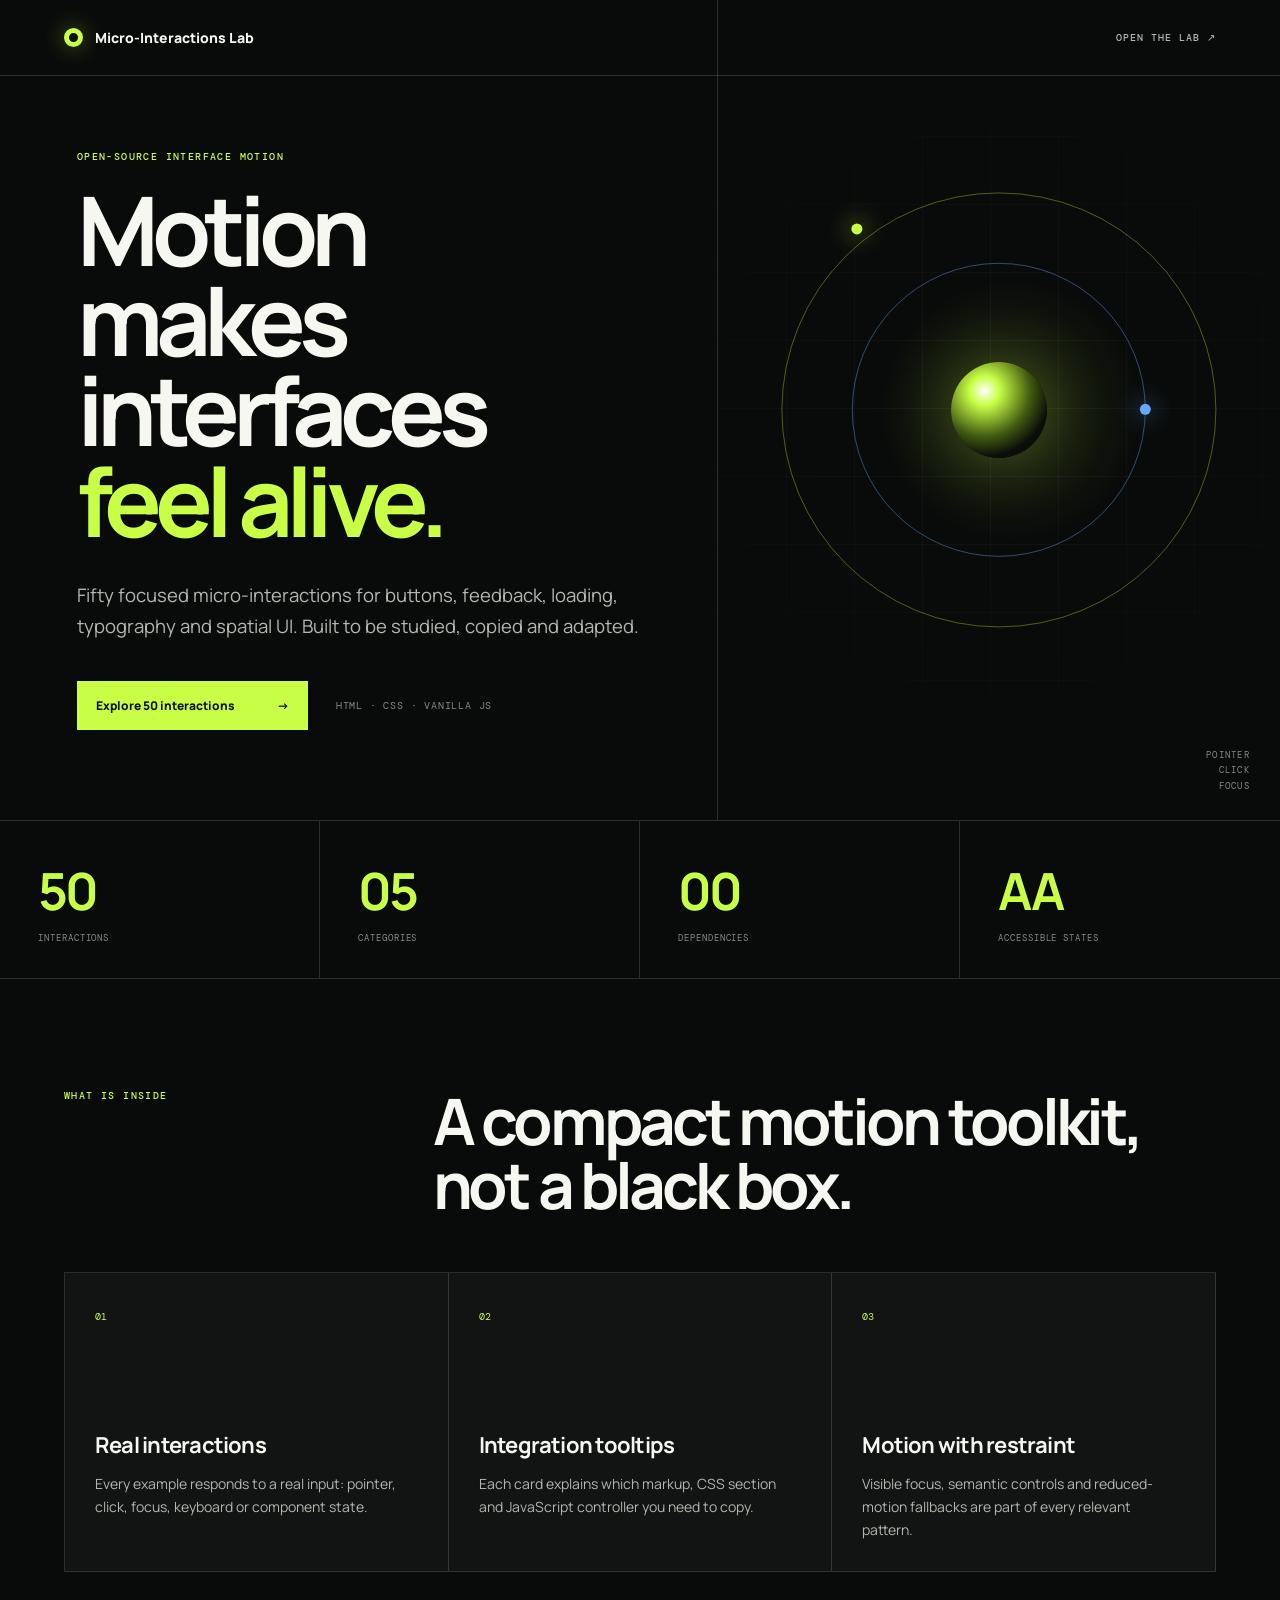
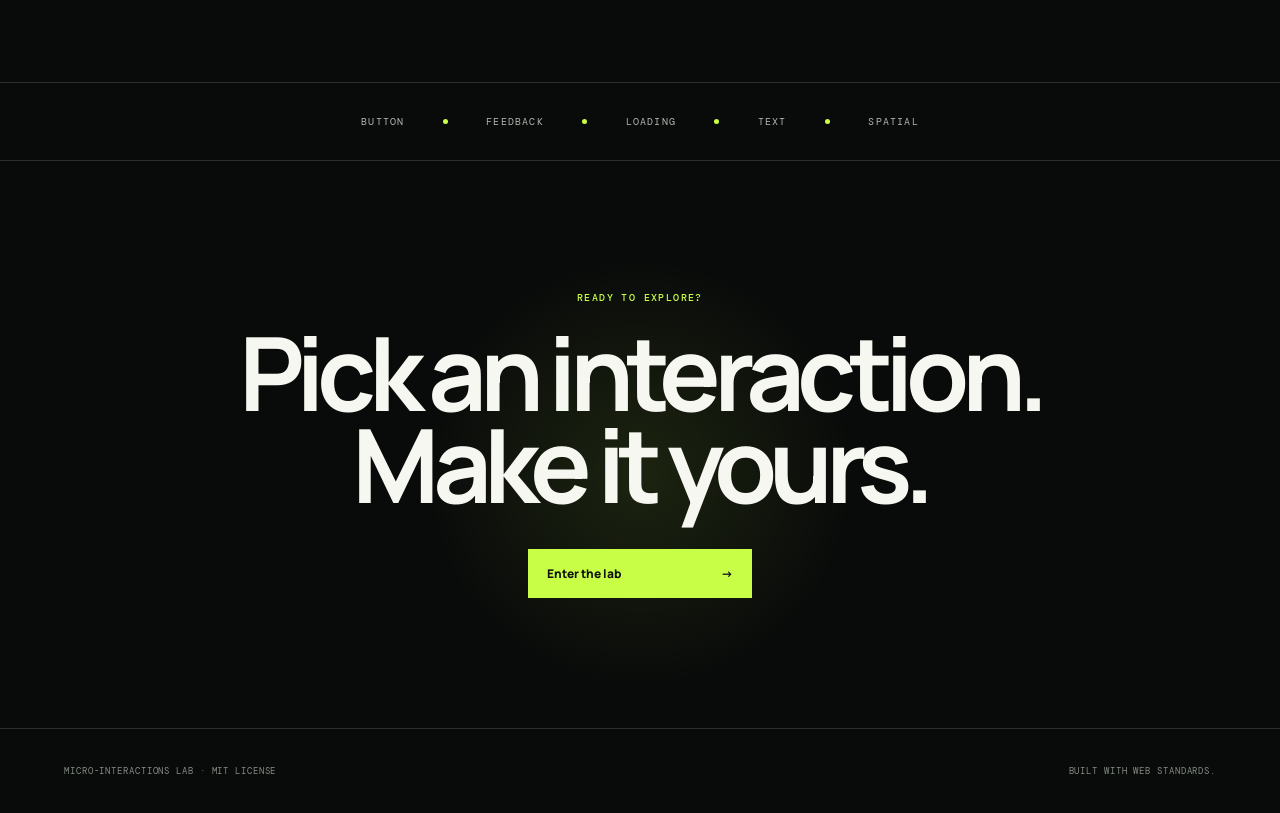
<file: index.html>
<!doctype html>
<html lang="en">
<head>
  <meta charset="utf-8">
  <meta name="viewport" content="width=device-width, initial-scale=1">
  <meta name="description" content="Fifty accessible, dependency-free micro-interactions built with HTML, CSS and JavaScript.">
  <meta name="theme-color" content="#090b0a">
  <meta property="og:title" content="Micro-Interactions Lab">
  <meta property="og:description" content="Fifty accessible, dependency-free UI animations built with web standards.">
  <meta property="og:type" content="website">
  <meta name="twitter:card" content="summary">
  <title>Micro-Interactions Lab</title>
  <link rel="icon" href="favicon.svg" type="image/svg+xml">
  <link rel="manifest" href="site.webmanifest">
  <link rel="stylesheet" href="catalog.css">
</head>
<body>
  <a class="skip-link" href="#overview">Skip to content</a>

  <header class="site-header">
    <a class="brand" href="index.html" aria-label="Micro-Interactions Lab home">
      <span aria-hidden="true"></span>
      Micro-Interactions Lab
    </a>
    <a class="nav-cta" href="micro-interactions-lab/index.html">Open the lab <span aria-hidden="true">↗</span></a>
  </header>

  <main>
    <section class="hero" id="overview">
      <div class="hero-copy">
        <p class="eyebrow">Open-source interface motion</p>
        <h1>Motion makes<br>interfaces <span>feel alive.</span></h1>
        <p class="intro">Fifty focused micro-interactions for buttons, feedback, loading, typography and spatial UI. Built to be studied, copied and adapted.</p>
        <div class="hero-actions">
          <a class="primary-cta" href="micro-interactions-lab/index.html">Explore 50 interactions <span aria-hidden="true">→</span></a>
          <span class="tech-note">HTML · CSS · VANILLA JS</span>
        </div>
      </div>

      <div class="hero-visual" aria-hidden="true">
        <div class="visual-grid"></div>
        <span class="orbit orbit-one"><i></i></span>
        <span class="orbit orbit-two"><i></i></span>
        <span class="core"></span>
        <p>POINTER<br>CLICK<br>FOCUS</p>
      </div>
    </section>

    <section class="numbers" aria-label="Project statistics">
      <div><strong>50</strong><span>Interactions</span></div>
      <div><strong>05</strong><span>Categories</span></div>
      <div><strong>00</strong><span>Dependencies</span></div>
      <div><strong>AA</strong><span>Accessible states</span></div>
    </section>

    <section class="features">
      <header class="section-heading">
        <p class="eyebrow">What is inside</p>
        <h2>A compact motion toolkit, not a black box.</h2>
      </header>
      <div class="feature-grid">
        <article>
          <span>01</span>
          <h3>Real interactions</h3>
          <p>Every example responds to a real input: pointer, click, focus, keyboard or component state.</p>
        </article>
        <article>
          <span>02</span>
          <h3>Integration tooltips</h3>
          <p>Each card explains which markup, CSS section and JavaScript controller you need to copy.</p>
        </article>
        <article>
          <span>03</span>
          <h3>Motion with restraint</h3>
          <p>Visible focus, semantic controls and reduced-motion fallbacks are part of every relevant pattern.</p>
        </article>
      </div>
    </section>

    <section class="category-strip" aria-label="Animation categories">
      <span>Button</span><i></i><span>Feedback</span><i></i><span>Loading</span><i></i><span>Text</span><i></i><span>Spatial</span>
    </section>

    <section class="final-cta">
      <p class="eyebrow">Ready to explore?</p>
      <h2>Pick an interaction.<br>Make it yours.</h2>
      <a class="primary-cta" href="micro-interactions-lab/index.html">Enter the lab <span aria-hidden="true">→</span></a>
    </section>
  </main>

  <footer>
    <p>Micro-Interactions Lab · MIT License</p>
    <p>Built with web standards.</p>
  </footer>
</body>
</html>
</file>
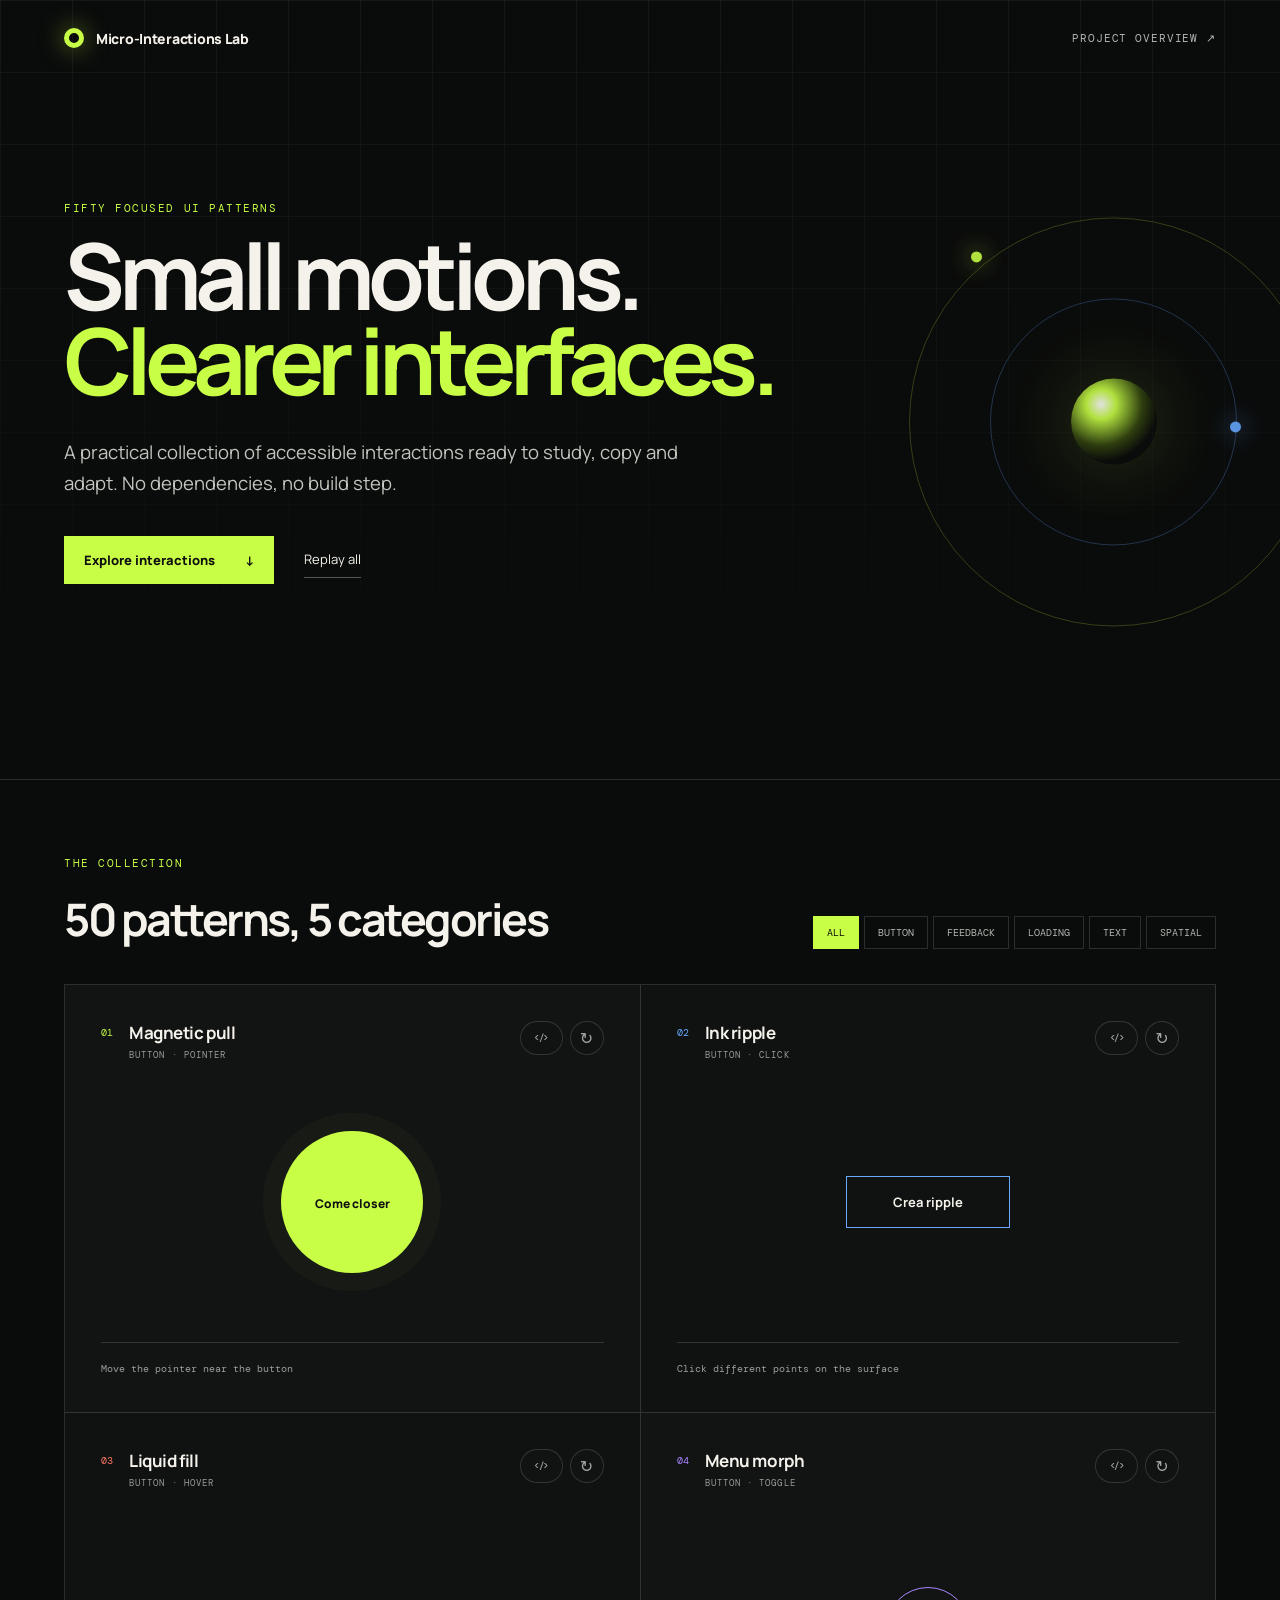
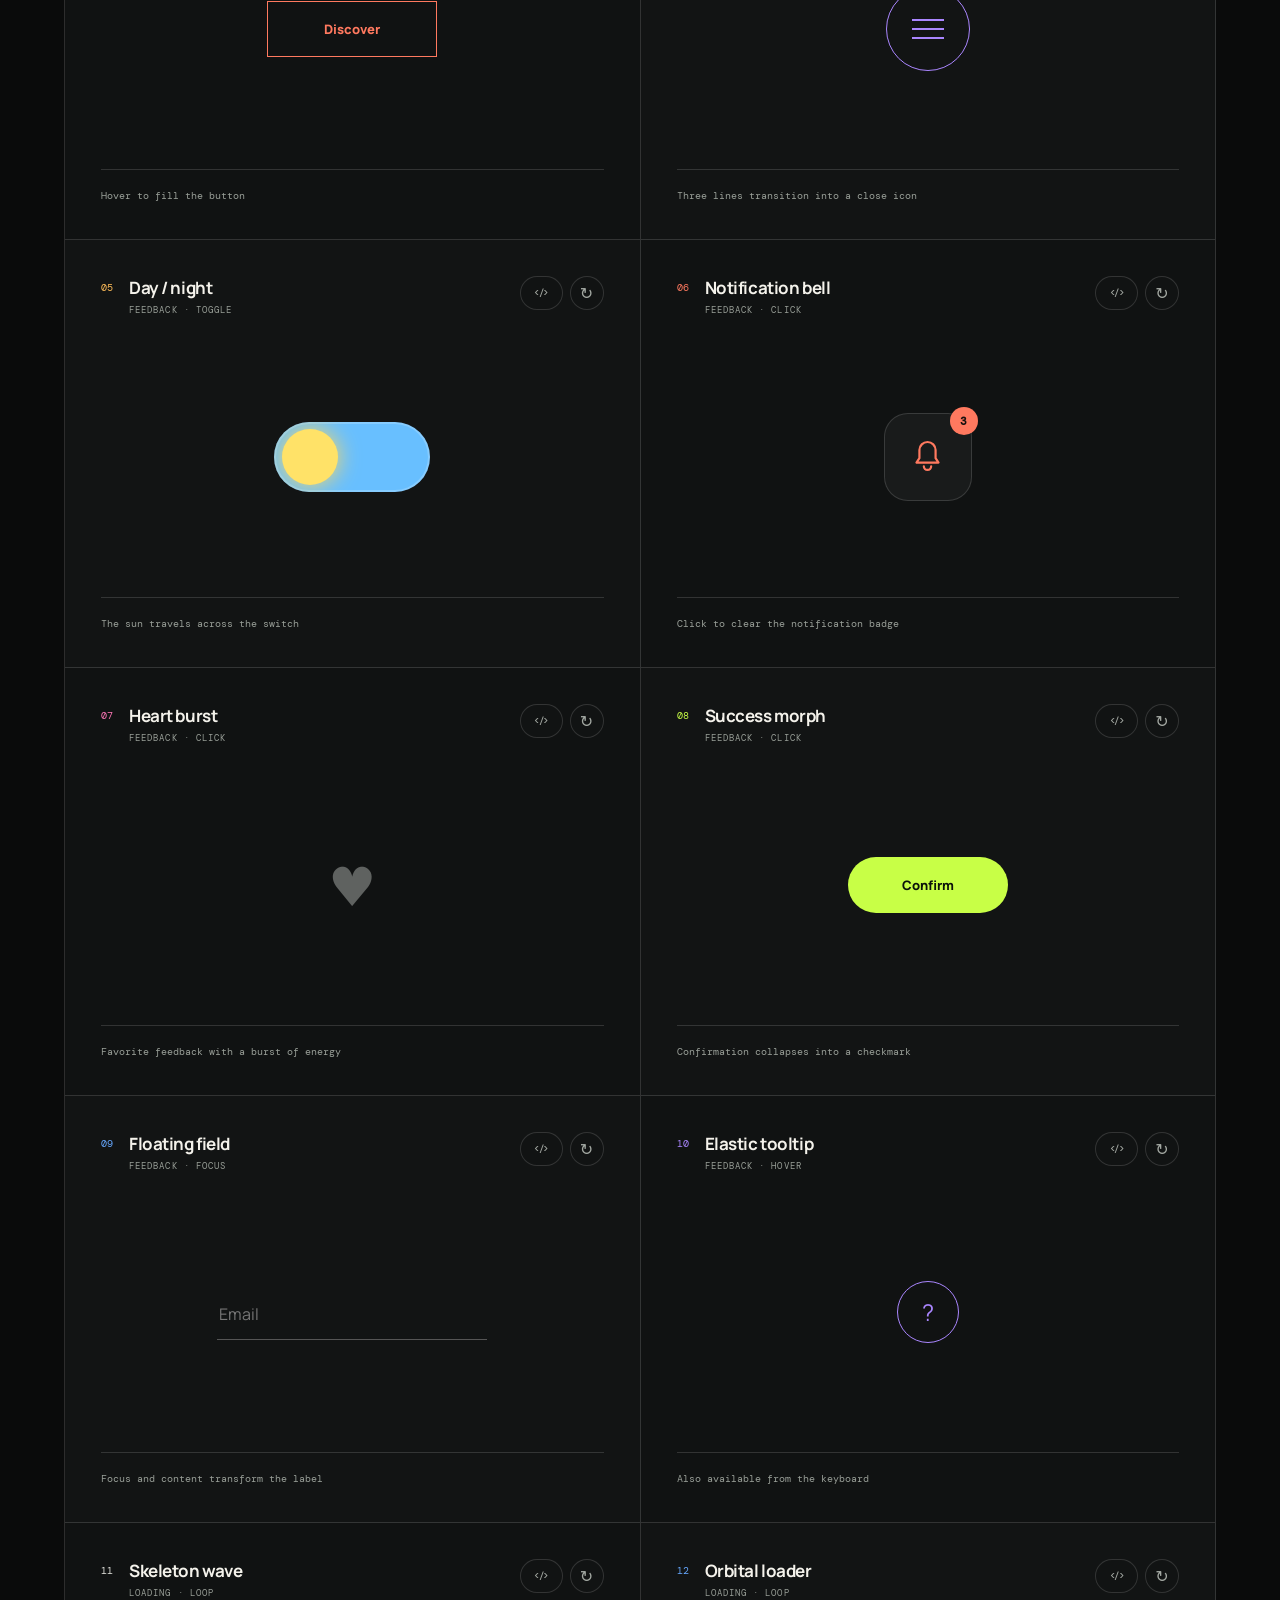
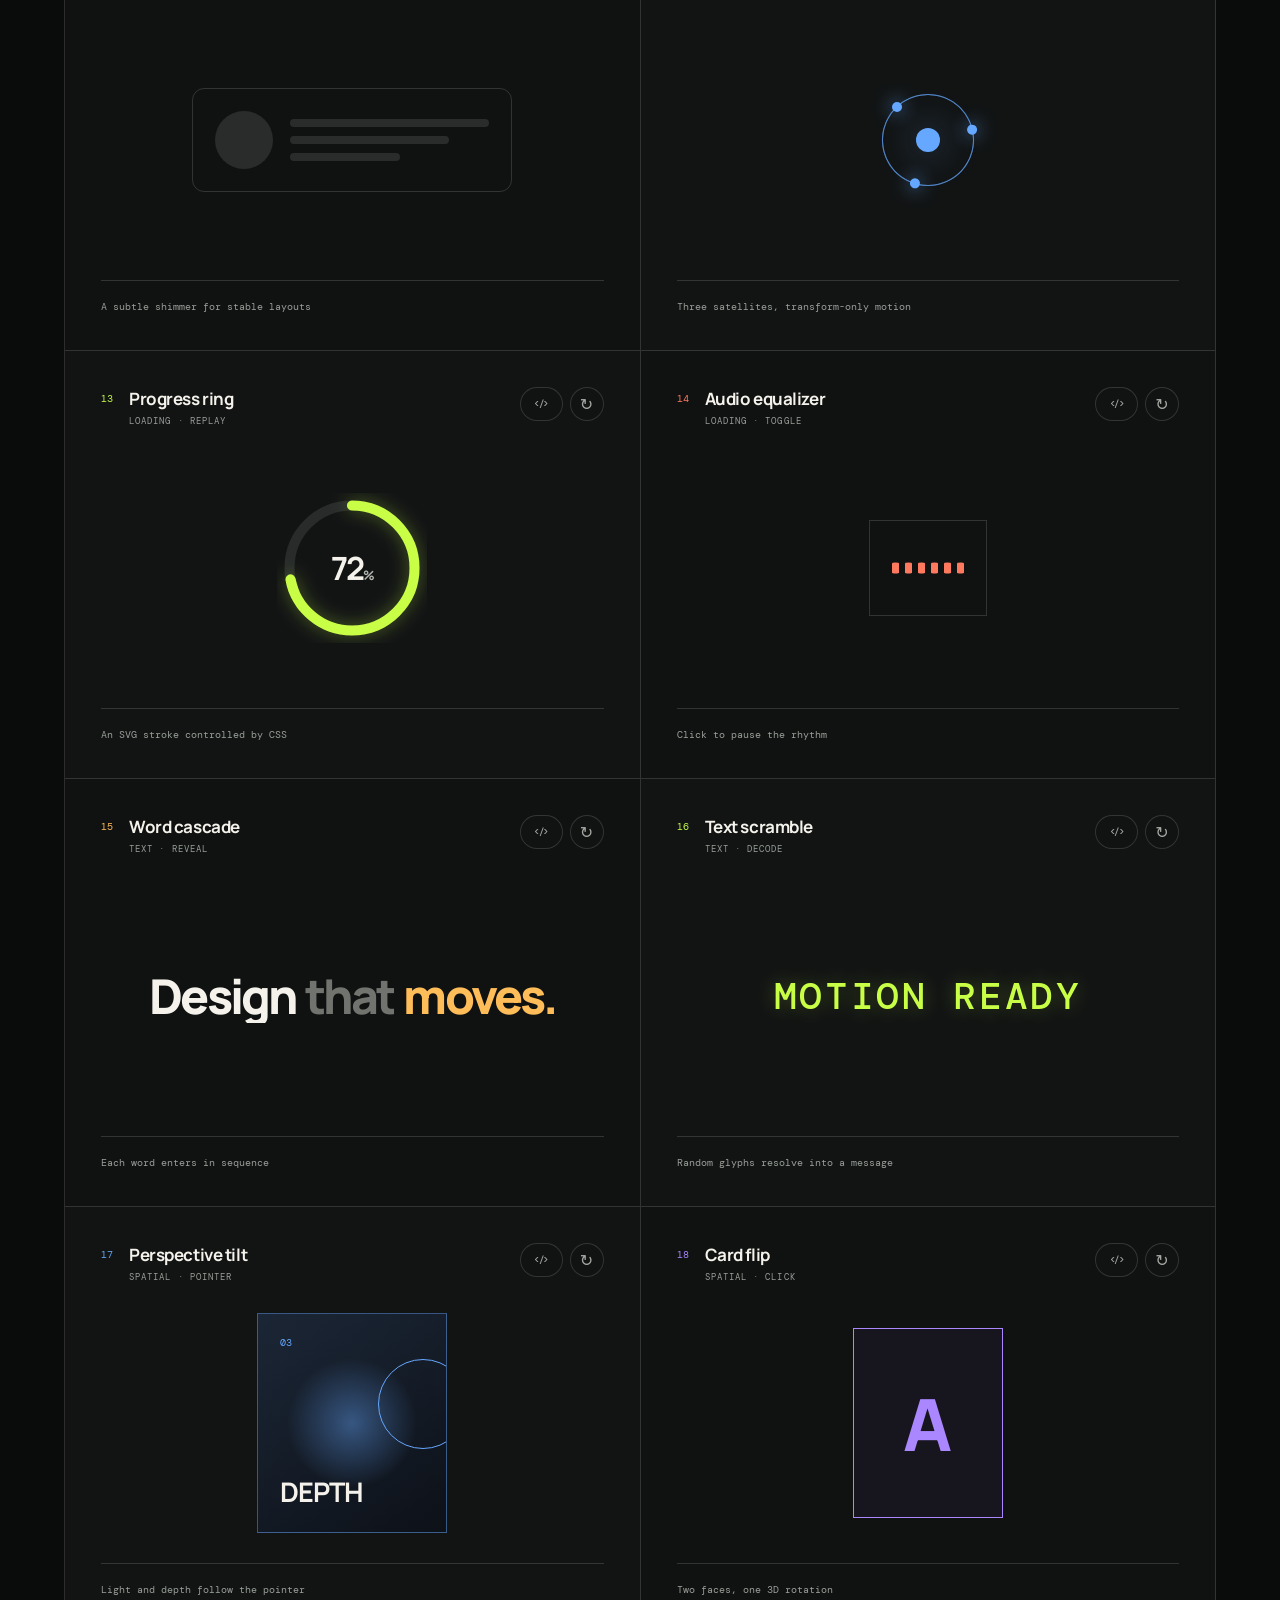
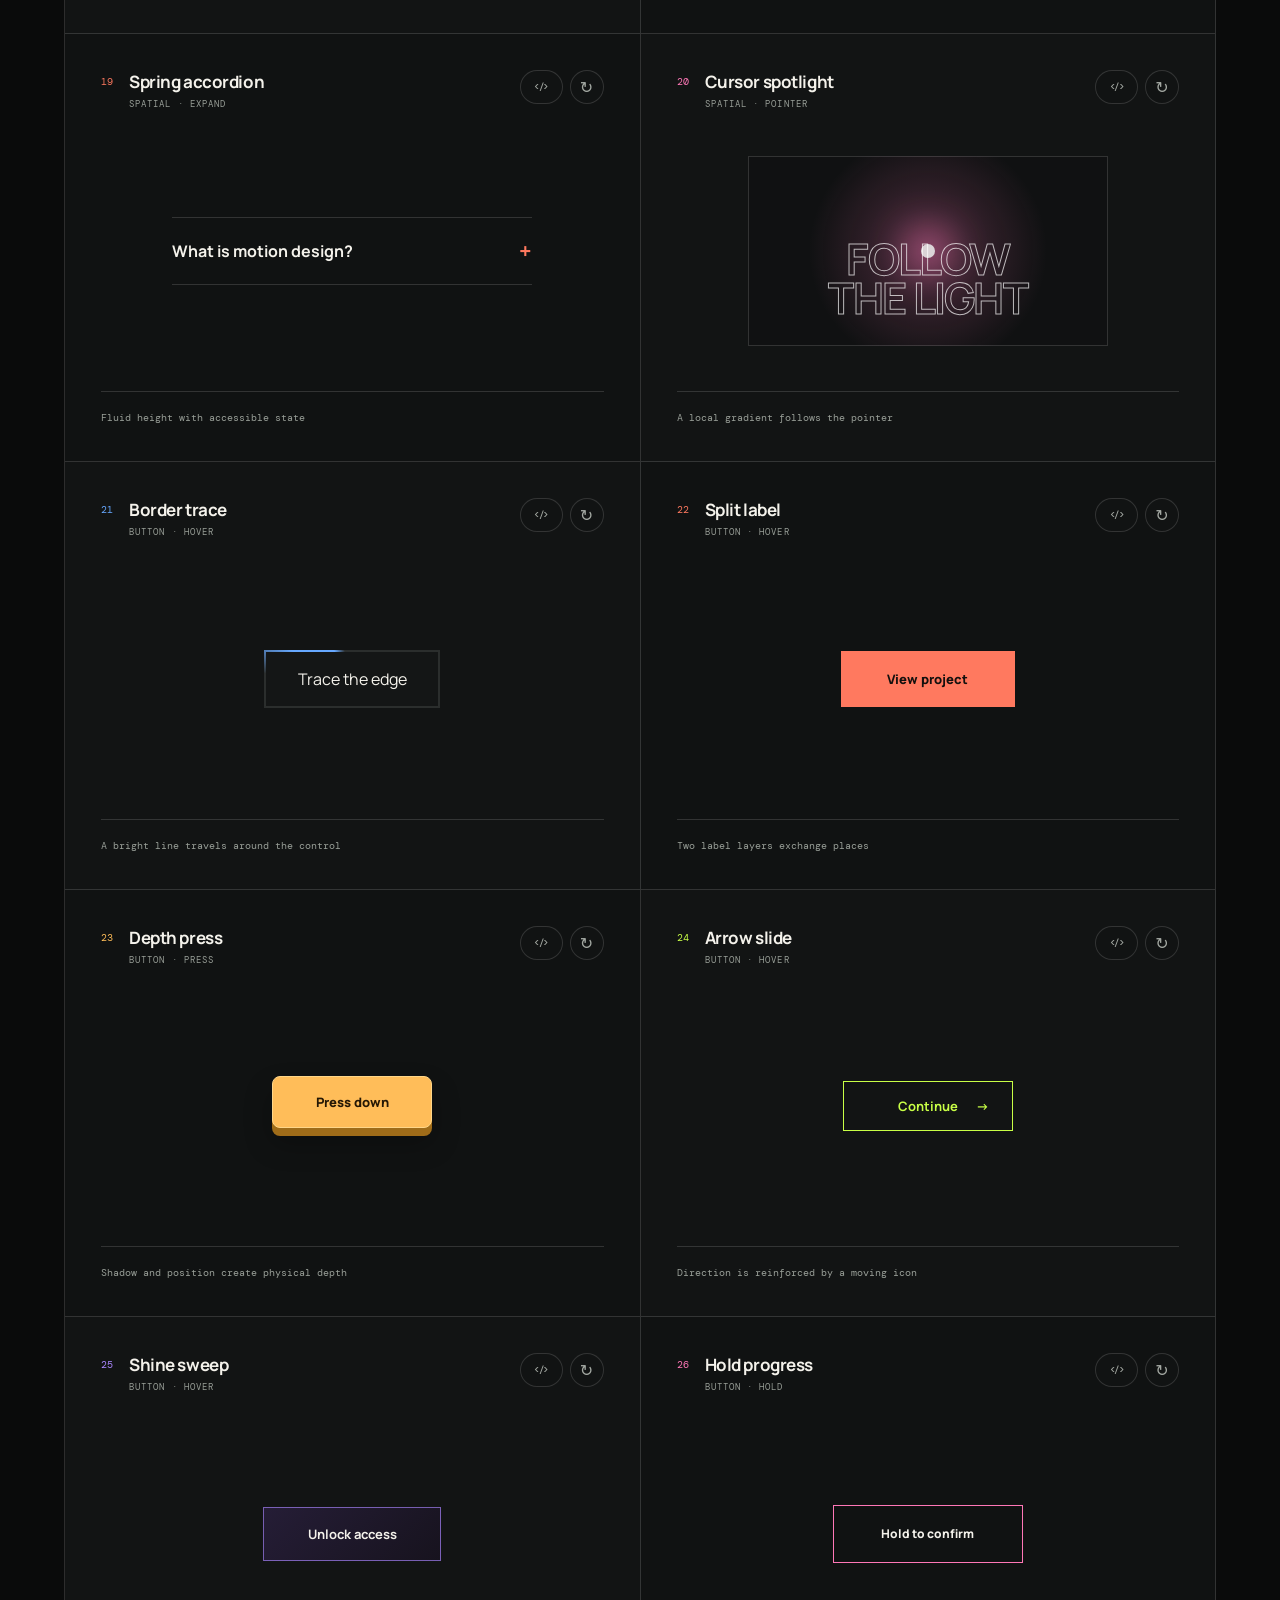
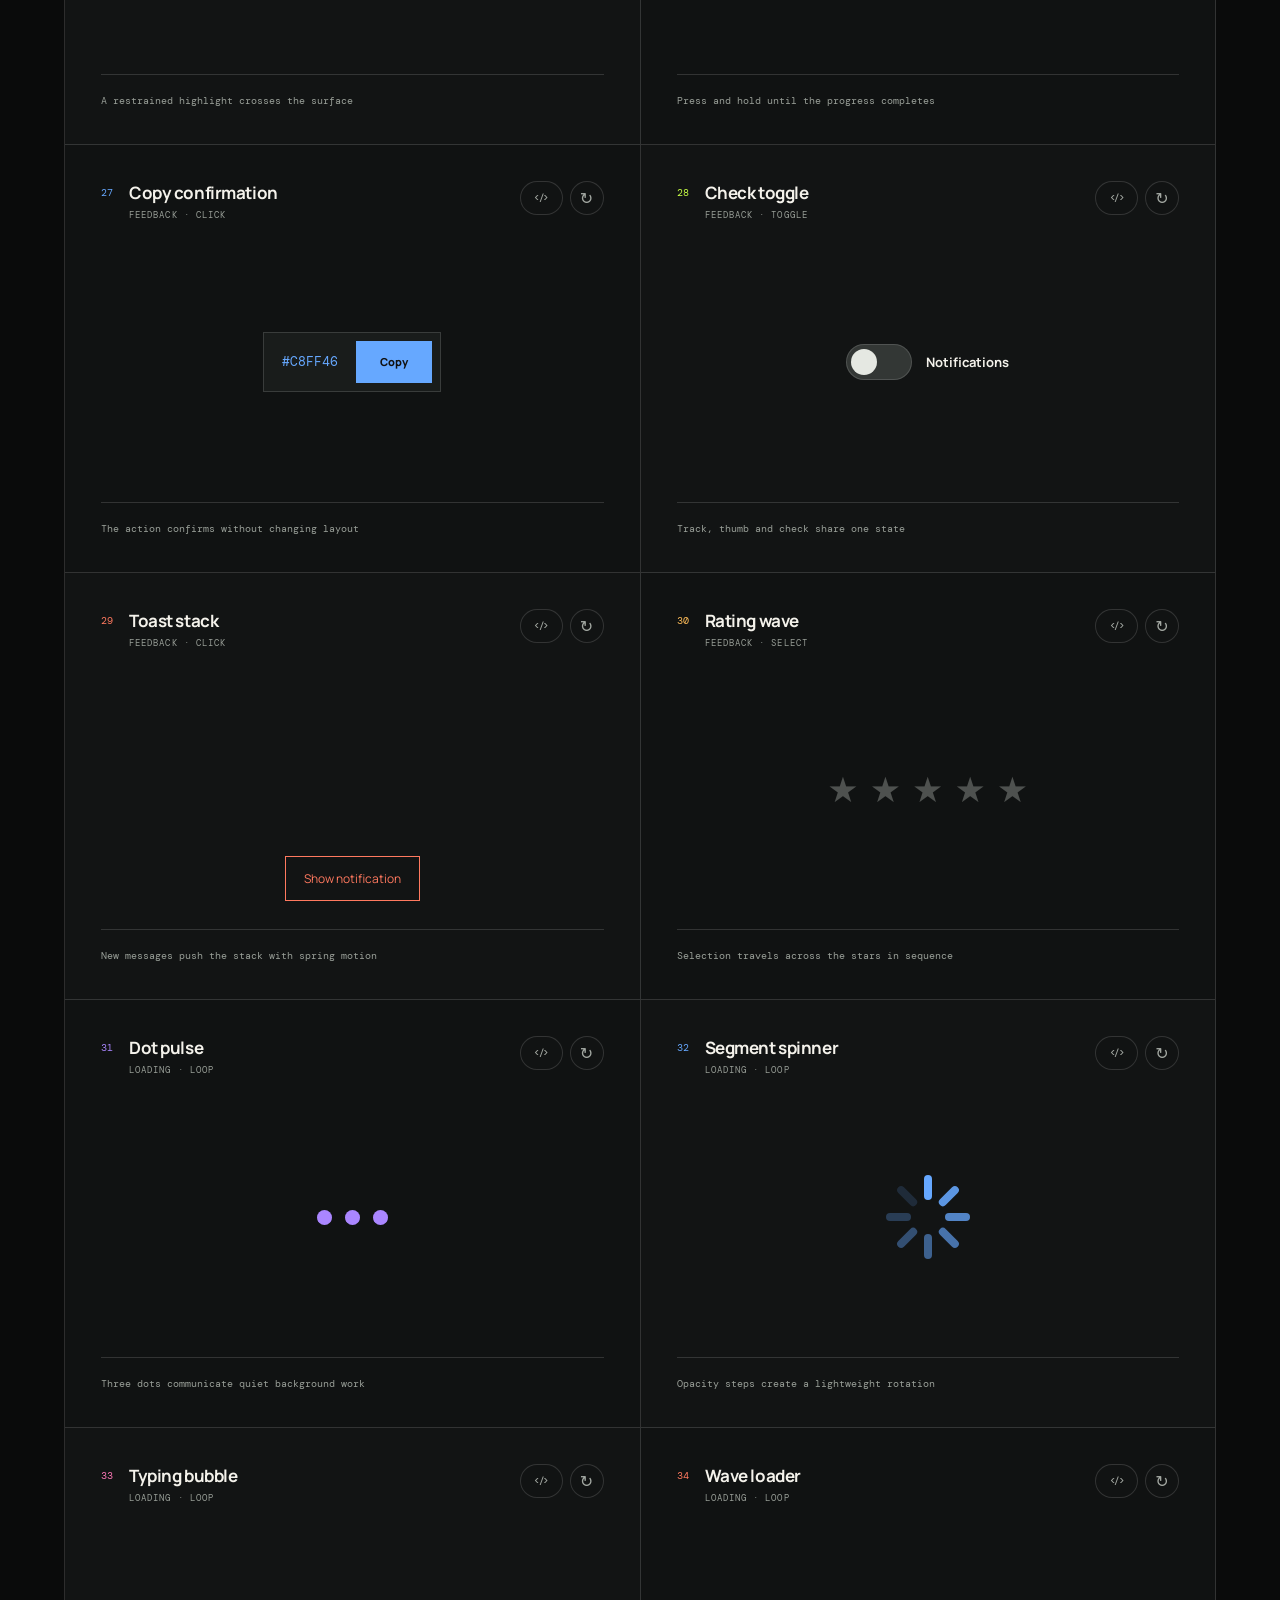
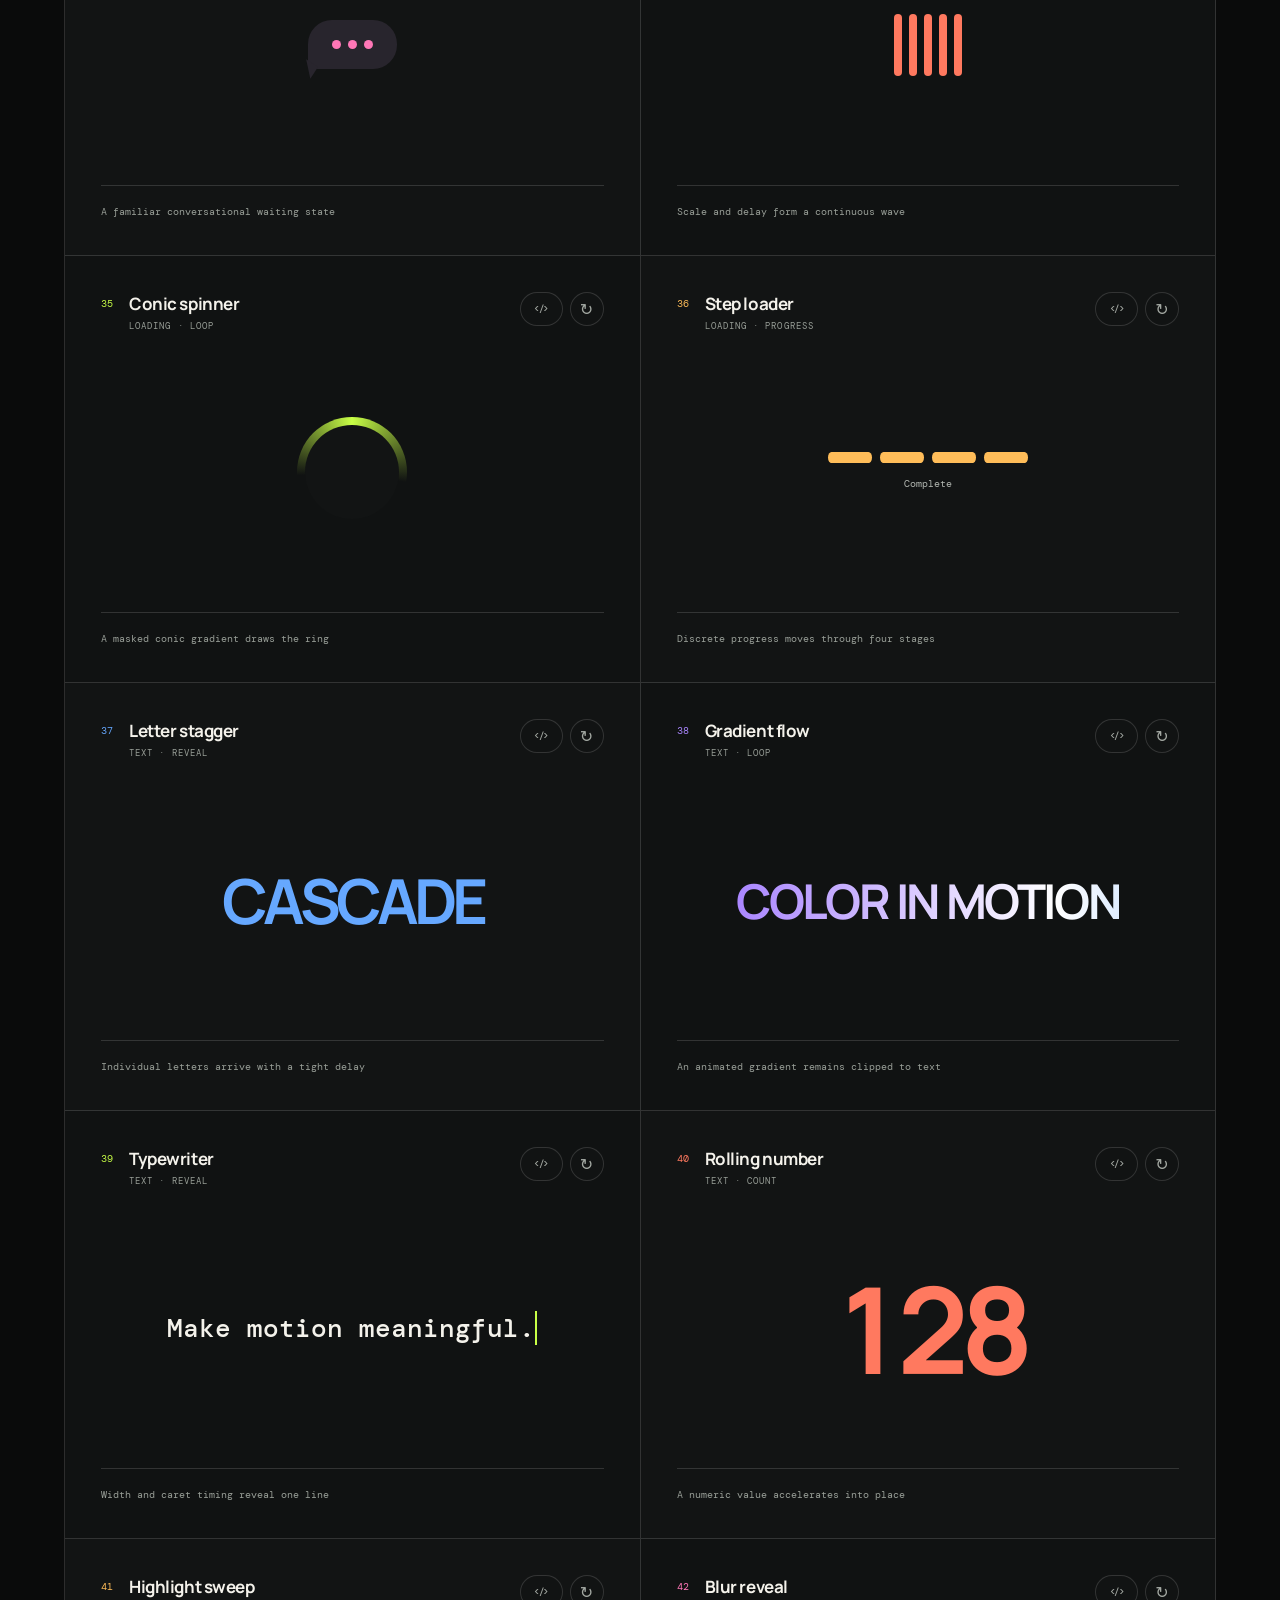
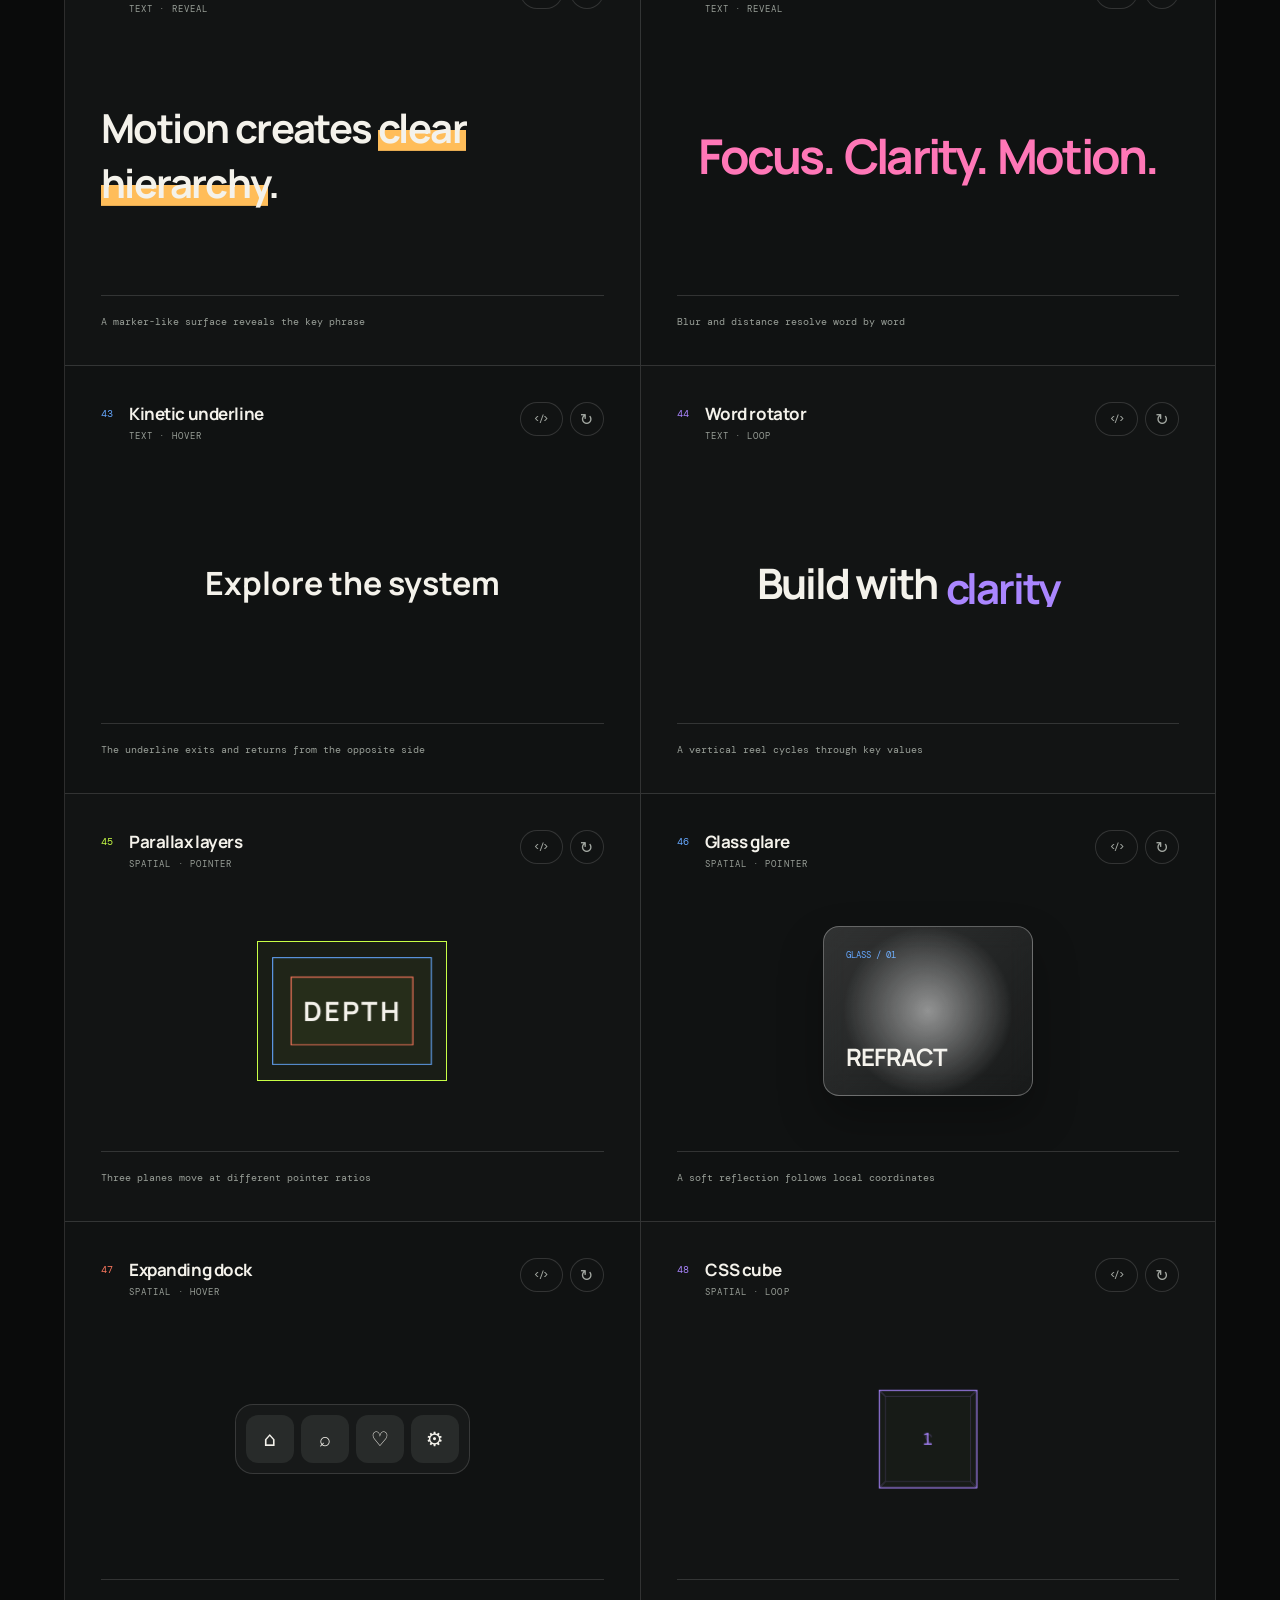
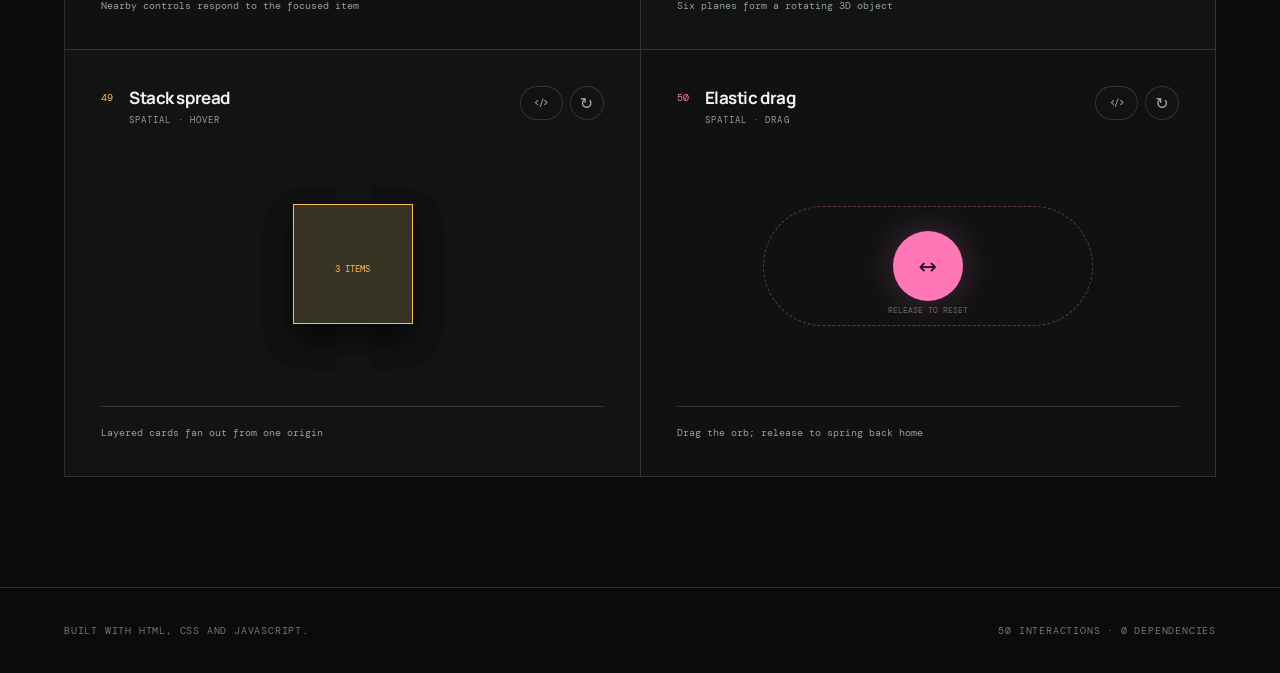
<file: micro-interactions-lab/index.html>
<!doctype html>
<html lang="en">
<head>
  <meta charset="utf-8">
  <meta name="viewport" content="width=device-width, initial-scale=1">
  <meta name="description" content="Fifty accessible, dependency-free micro-interactions built with CSS and JavaScript.">
  <meta name="theme-color" content="#0a0b0b">
  <meta property="og:title" content="Micro-Interactions Lab — 50 UI animations">
  <meta property="og:description" content="Explore, replay and integrate fifty accessible UI motion patterns.">
  <meta property="og:type" content="website">
  <meta name="twitter:card" content="summary">
  <title>Micro-Interactions Lab — 50 UI animations</title>
  <link rel="icon" href="../favicon.svg" type="image/svg+xml">
  <link rel="manifest" href="../site.webmanifest">
  <link rel="stylesheet" href="styles.css">
</head>
<body>
  <a class="skip-link" href="#animations">Skip to interactions</a>

  <header class="hero">
    <nav class="nav" aria-label="Main navigation">
      <a class="brand" href="../index.html" aria-label="Micro-Interactions Lab home">
        <span class="brand-mark" aria-hidden="true"></span>
        Micro-Interactions Lab
      </a>
      <a class="back-link" href="../index.html">Project overview <span aria-hidden="true">↗</span></a>
    </nav>

    <div class="hero-copy">
      <p class="eyebrow">Fifty focused UI patterns</p>
      <h1>Small motions.<br><span>Clearer interfaces.</span></h1>
      <p class="hero-intro">A practical collection of accessible interactions ready to study, copy and adapt. No dependencies, no build step.</p>
      <div class="hero-actions">
        <a class="primary-link" href="#animations">Explore interactions <span aria-hidden="true">↓</span></a>
        <button class="text-button" id="replay-all" type="button">Replay all</button>
      </div>
    </div>

    <div class="hero-orbit" aria-hidden="true">
      <span class="orbit orbit-a"></span>
      <span class="orbit orbit-b"></span>
      <span class="orbit-core"></span>
    </div>
  </header>

  <main id="animations">
    <section class="toolbar" aria-label="Interaction filters">
      <div>
        <p class="section-kicker">The collection</p>
        <h2>50 patterns, 5 categories</h2>
      </div>
      <div class="filters" role="group" aria-label="Filter by category">
        <button class="filter is-active" type="button" data-filter="all" aria-pressed="true">All</button>
        <button class="filter" type="button" data-filter="button" aria-pressed="false">Button</button>
        <button class="filter" type="button" data-filter="feedback" aria-pressed="false">Feedback</button>
        <button class="filter" type="button" data-filter="loading" aria-pressed="false">Loading</button>
        <button class="filter" type="button" data-filter="text" aria-pressed="false">Text</button>
        <button class="filter" type="button" data-filter="spatial" aria-pressed="false">Spatial</button>
      </div>
    </section>

    <section class="demo-grid" aria-live="polite">
      <article class="demo-card accent-lime" data-category="button">
        <header class="card-head"><span>01</span><div><h3>Magnetic pull</h3><p>BUTTON · POINTER</p></div><button class="replay" type="button" aria-label="Replay Magnetic pull">↻</button></header>
        <div class="stage magnetic-stage"><button class="magnetic-button" type="button"><span>Come closer</span></button></div>
        <p class="hint">Move the pointer near the button</p>
      </article>

      <article class="demo-card accent-blue" data-category="button">
        <header class="card-head"><span>02</span><div><h3>Ink ripple</h3><p>BUTTON · CLICK</p></div><button class="replay" type="button" aria-label="Replay Ink ripple">↻</button></header>
        <div class="stage"><button class="ripple-button" type="button">Crea ripple</button></div>
        <p class="hint">Click different points on the surface</p>
      </article>

      <article class="demo-card accent-coral" data-category="button">
        <header class="card-head"><span>03</span><div><h3>Liquid fill</h3><p>BUTTON · HOVER</p></div><button class="replay" type="button" aria-label="Replay Liquid fill">↻</button></header>
        <div class="stage"><button class="liquid-button" type="button"><span>Discover</span><i aria-hidden="true"></i></button></div>
        <p class="hint">Hover to fill the button</p>
      </article>

      <article class="demo-card accent-violet" data-category="button">
        <header class="card-head"><span>04</span><div><h3>Menu morph</h3><p>BUTTON · TOGGLE</p></div><button class="replay" type="button" aria-label="Replay Menu morph">↻</button></header>
        <div class="stage"><button class="menu-button" type="button" aria-label="Open menu" aria-expanded="false"><span></span><span></span><span></span></button></div>
        <p class="hint">Three lines transition into a close icon</p>
      </article>

      <article class="demo-card accent-amber" data-category="feedback">
        <header class="card-head"><span>05</span><div><h3>Day / night</h3><p>FEEDBACK · TOGGLE</p></div><button class="replay" type="button" aria-label="Replay Day night">↻</button></header>
        <div class="stage sky-stage"><button class="theme-toggle" type="button" role="switch" aria-checked="false" aria-label="Enable night mode"><span class="sky-stars" aria-hidden="true">✦ · ✦</span><span class="sky-body" aria-hidden="true"></span></button></div>
        <p class="hint">The sun travels across the switch</p>
      </article>

      <article class="demo-card accent-coral" data-category="feedback">
        <header class="card-head"><span>06</span><div><h3>Notification bell</h3><p>FEEDBACK · CLICK</p></div><button class="replay" type="button" aria-label="Replay Notification bell">↻</button></header>
        <div class="stage"><button class="bell-button" type="button" aria-label="Mark notifications as read"><svg viewBox="0 0 64 64" aria-hidden="true"><path d="M17 43h30l-4-6V26a11 11 0 0 0-22 0v11z"/><path d="M27 48a5 5 0 0 0 10 0"/></svg><span>3</span></button></div>
        <p class="hint">Click to clear the notification badge</p>
      </article>

      <article class="demo-card accent-pink" data-category="feedback">
        <header class="card-head"><span>07</span><div><h3>Heart burst</h3><p>FEEDBACK · CLICK</p></div><button class="replay" type="button" aria-label="Replay Heart burst">↻</button></header>
        <div class="stage"><button class="heart-button" type="button" aria-pressed="false" aria-label="Add to favorites"><span class="heart" aria-hidden="true">♥</span><span class="burst" aria-hidden="true"></span></button></div>
        <p class="hint">Favorite feedback with a burst of energy</p>
      </article>

      <article class="demo-card accent-lime" data-category="feedback">
        <header class="card-head"><span>08</span><div><h3>Success morph</h3><p>FEEDBACK · CLICK</p></div><button class="replay" type="button" aria-label="Replay Success morph">↻</button></header>
        <div class="stage"><button class="success-button" type="button"><span class="success-label">Confirm</span><svg viewBox="0 0 40 40" aria-hidden="true"><path d="m11 21 6 6 13-14"/></svg></button></div>
        <p class="hint">Confirmation collapses into a checkmark</p>
      </article>

      <article class="demo-card accent-blue" data-category="feedback">
        <header class="card-head"><span>09</span><div><h3>Floating field</h3><p>FEEDBACK · FOCUS</p></div><button class="replay" type="button" aria-label="Replay Floating field">↻</button></header>
        <div class="stage"><label class="float-field"><input type="email" placeholder=" " autocomplete="off"><span>Email</span><i aria-hidden="true"></i></label></div>
        <p class="hint">Focus and content transform the label</p>
      </article>

      <article class="demo-card accent-violet" data-category="feedback">
        <header class="card-head"><span>10</span><div><h3>Elastic tooltip</h3><p>FEEDBACK · HOVER</p></div><button class="replay" type="button" aria-label="Replay Elastic tooltip">↻</button></header>
        <div class="stage"><button class="tooltip-trigger" type="button" aria-describedby="tooltip-10">?</button><span class="tooltip" role="tooltip" id="tooltip-10">A little extra context</span></div>
        <p class="hint">Also available from the keyboard</p>
      </article>

      <article class="demo-card accent-neutral" data-category="loading">
        <header class="card-head"><span>11</span><div><h3>Skeleton wave</h3><p>LOADING · LOOP</p></div><button class="replay" type="button" aria-label="Replay Skeleton wave">↻</button></header>
        <div class="stage"><div class="skeleton" aria-label="Content is loading" role="status"><span class="skeleton-avatar"></span><span class="skeleton-lines"><i></i><i></i><i></i></span></div></div>
        <p class="hint">A subtle shimmer for stable layouts</p>
      </article>

      <article class="demo-card accent-blue" data-category="loading">
        <header class="card-head"><span>12</span><div><h3>Orbital loader</h3><p>LOADING · LOOP</p></div><button class="replay" type="button" aria-label="Replay Orbital loader">↻</button></header>
        <div class="stage"><div class="orbital-loader" role="status" aria-label="Loading"><i></i><i></i><i></i><span></span></div></div>
        <p class="hint">Three satellites, transform-only motion</p>
      </article>

      <article class="demo-card accent-lime" data-category="loading">
        <header class="card-head"><span>13</span><div><h3>Progress ring</h3><p>LOADING · REPLAY</p></div><button class="replay" type="button" aria-label="Replay Progress ring">↻</button></header>
        <div class="stage"><div class="progress-ring" role="progressbar" aria-valuemin="0" aria-valuemax="100" aria-valuenow="72"><svg viewBox="0 0 120 120" aria-hidden="true"><circle class="ring-track" cx="60" cy="60" r="50"/><circle class="ring-value" cx="60" cy="60" r="50"/></svg><strong>72<small>%</small></strong></div></div>
        <p class="hint">An SVG stroke controlled by CSS</p>
      </article>

      <article class="demo-card accent-coral" data-category="loading">
        <header class="card-head"><span>14</span><div><h3>Audio equalizer</h3><p>LOADING · TOGGLE</p></div><button class="replay" type="button" aria-label="Replay Audio equalizer">↻</button></header>
        <div class="stage"><button class="equalizer" type="button" aria-pressed="true" aria-label="Pause animation"><i></i><i></i><i></i><i></i><i></i><i></i></button></div>
        <p class="hint">Click to pause the rhythm</p>
      </article>

      <article class="demo-card accent-amber" data-category="text">
        <header class="card-head"><span>15</span><div><h3>Word cascade</h3><p>TEXT · REVEAL</p></div><button class="replay" type="button" aria-label="Replay Word cascade">↻</button></header>
        <div class="stage word-stage" aria-label="Design that moves"><span><i>Design</i></span><span><i>that</i></span><span><i>moves.</i></span></div>
        <p class="hint">Each word enters in sequence</p>
      </article>

      <article class="demo-card accent-lime" data-category="text">
        <header class="card-head"><span>16</span><div><h3>Text scramble</h3><p>TEXT · DECODE</p></div><button class="replay" type="button" aria-label="Replay Text scramble">↻</button></header>
        <div class="stage"><strong class="scramble-text" data-text="MOTION READY">MOTION READY</strong></div>
        <p class="hint">Random glyphs resolve into a message</p>
      </article>

      <article class="demo-card accent-blue" data-category="spatial">
        <header class="card-head"><span>17</span><div><h3>Perspective tilt</h3><p>SPATIAL · POINTER</p></div><button class="replay" type="button" aria-label="Replay Perspective tilt">↻</button></header>
        <div class="stage tilt-stage"><div class="tilt-card" tabindex="0"><span>03</span><strong>DEPTH</strong><i aria-hidden="true"></i></div></div>
        <p class="hint">Light and depth follow the pointer</p>
      </article>

      <article class="demo-card accent-violet" data-category="spatial">
        <header class="card-head"><span>18</span><div><h3>Card flip</h3><p>SPATIAL · CLICK</p></div><button class="replay" type="button" aria-label="Replay Card flip">↻</button></header>
        <div class="stage"><button class="flip-card" type="button" aria-pressed="false"><span class="flip-inner"><span class="flip-face flip-front">A</span><span class="flip-face flip-back">B</span></span></button></div>
        <p class="hint">Two faces, one 3D rotation</p>
      </article>

      <article class="demo-card accent-coral" data-category="spatial">
        <header class="card-head"><span>19</span><div><h3>Spring accordion</h3><p>SPATIAL · EXPAND</p></div><button class="replay" type="button" aria-label="Replay Spring accordion">↻</button></header>
        <div class="stage accordion-stage"><div class="accordion"><button type="button" aria-expanded="false" aria-controls="answer-19"><span>What is motion design?</span><i aria-hidden="true">+</i></button><div id="answer-19"><p>It is rhythm that makes an interface easier to understand.</p></div></div></div>
        <p class="hint">Fluid height with accessible state</p>
      </article>

      <article class="demo-card accent-pink" data-category="spatial">
        <header class="card-head"><span>20</span><div><h3>Cursor spotlight</h3><p>SPATIAL · POINTER</p></div><button class="replay" type="button" aria-label="Replay Cursor spotlight">↻</button></header>
        <div class="stage spotlight-stage"><div class="spotlight" tabindex="0"><span aria-hidden="true"></span><strong>FOLLOW<br>THE LIGHT</strong></div></div>
        <p class="hint">A local gradient follows the pointer</p>
      </article>

      <article class="demo-card accent-blue" data-category="button">
        <header class="card-head"><span>21</span><div><h3>Border trace</h3><p>BUTTON · HOVER</p></div><button class="replay" type="button" aria-label="Replay Border trace">↻</button></header>
        <div class="stage"><button class="trace-button" type="button"><span>Trace the edge</span></button></div>
        <p class="hint">A bright line travels around the control</p>
      </article>

      <article class="demo-card accent-coral" data-category="button">
        <header class="card-head"><span>22</span><div><h3>Split label</h3><p>BUTTON · HOVER</p></div><button class="replay" type="button" aria-label="Replay Split label">↻</button></header>
        <div class="stage"><button class="split-button" type="button" aria-label="View project"><span aria-hidden="true">View project</span><span aria-hidden="true">View project</span></button></div>
        <p class="hint">Two label layers exchange places</p>
      </article>

      <article class="demo-card accent-amber" data-category="button">
        <header class="card-head"><span>23</span><div><h3>Depth press</h3><p>BUTTON · PRESS</p></div><button class="replay" type="button" aria-label="Replay Depth press">↻</button></header>
        <div class="stage"><button class="depth-button" type="button">Press down</button></div>
        <p class="hint">Shadow and position create physical depth</p>
      </article>

      <article class="demo-card accent-lime" data-category="button">
        <header class="card-head"><span>24</span><div><h3>Arrow slide</h3><p>BUTTON · HOVER</p></div><button class="replay" type="button" aria-label="Replay Arrow slide">↻</button></header>
        <div class="stage"><button class="arrow-button" type="button"><i aria-hidden="true">→</i><span>Continue</span><i aria-hidden="true">→</i></button></div>
        <p class="hint">Direction is reinforced by a moving icon</p>
      </article>

      <article class="demo-card accent-violet" data-category="button">
        <header class="card-head"><span>25</span><div><h3>Shine sweep</h3><p>BUTTON · HOVER</p></div><button class="replay" type="button" aria-label="Replay Shine sweep">↻</button></header>
        <div class="stage"><button class="shine-button" type="button">Unlock access</button></div>
        <p class="hint">A restrained highlight crosses the surface</p>
      </article>

      <article class="demo-card accent-pink" data-category="button">
        <header class="card-head"><span>26</span><div><h3>Hold progress</h3><p>BUTTON · HOLD</p></div><button class="replay" type="button" aria-label="Replay Hold progress">↻</button></header>
        <div class="stage"><button class="hold-button" type="button" aria-label="Press and hold to confirm"><i aria-hidden="true"></i><span>Hold to confirm</span></button></div>
        <p class="hint">Press and hold until the progress completes</p>
      </article>

      <article class="demo-card accent-blue" data-category="feedback">
        <header class="card-head"><span>27</span><div><h3>Copy confirmation</h3><p>FEEDBACK · CLICK</p></div><button class="replay" type="button" aria-label="Replay Copy confirmation">↻</button></header>
        <div class="stage"><div class="copy-chip"><code>#C8FF46</code><button class="copy-button" type="button" data-copy="#C8FF46"><span>Copy</span><i aria-hidden="true">✓</i></button></div></div>
        <p class="hint">The action confirms without changing layout</p>
      </article>

      <article class="demo-card accent-lime" data-category="feedback">
        <header class="card-head"><span>28</span><div><h3>Check toggle</h3><p>FEEDBACK · TOGGLE</p></div><button class="replay" type="button" aria-label="Replay Check toggle">↻</button></header>
        <div class="stage"><button class="check-toggle" type="button" role="switch" aria-checked="false"><span aria-hidden="true"><i></i></span><b>Notifications</b></button></div>
        <p class="hint">Track, thumb and check share one state</p>
      </article>

      <article class="demo-card accent-coral" data-category="feedback">
        <header class="card-head"><span>29</span><div><h3>Toast stack</h3><p>FEEDBACK · CLICK</p></div><button class="replay" type="button" aria-label="Replay Toast stack">↻</button></header>
        <div class="stage toast-stage"><button class="toast-launcher" type="button">Show notification</button><div class="toast-region" aria-live="polite" aria-label="Notifications"></div></div>
        <p class="hint">New messages push the stack with spring motion</p>
      </article>

      <article class="demo-card accent-amber" data-category="feedback">
        <header class="card-head"><span>30</span><div><h3>Rating wave</h3><p>FEEDBACK · SELECT</p></div><button class="replay" type="button" aria-label="Replay Rating wave">↻</button></header>
        <div class="stage"><div class="rating" role="group" aria-label="Rate this interaction"><button type="button" aria-label="1 star">★</button><button type="button" aria-label="2 stars">★</button><button type="button" aria-label="3 stars">★</button><button type="button" aria-label="4 stars">★</button><button type="button" aria-label="5 stars">★</button></div></div>
        <p class="hint">Selection travels across the stars in sequence</p>
      </article>

      <article class="demo-card accent-violet" data-category="loading">
        <header class="card-head"><span>31</span><div><h3>Dot pulse</h3><p>LOADING · LOOP</p></div><button class="replay" type="button" aria-label="Replay Dot pulse">↻</button></header>
        <div class="stage"><div class="dot-pulse" role="status" aria-label="Loading"><i></i><i></i><i></i></div></div>
        <p class="hint">Three dots communicate quiet background work</p>
      </article>

      <article class="demo-card accent-blue" data-category="loading">
        <header class="card-head"><span>32</span><div><h3>Segment spinner</h3><p>LOADING · LOOP</p></div><button class="replay" type="button" aria-label="Replay Segment spinner">↻</button></header>
        <div class="stage"><div class="segment-spinner" role="status" aria-label="Loading"><i></i><i></i><i></i><i></i><i></i><i></i><i></i><i></i></div></div>
        <p class="hint">Opacity steps create a lightweight rotation</p>
      </article>

      <article class="demo-card accent-pink" data-category="loading">
        <header class="card-head"><span>33</span><div><h3>Typing bubble</h3><p>LOADING · LOOP</p></div><button class="replay" type="button" aria-label="Replay Typing bubble">↻</button></header>
        <div class="stage"><div class="typing-bubble" role="status" aria-label="Someone is typing"><span></span><span></span><span></span></div></div>
        <p class="hint">A familiar conversational waiting state</p>
      </article>

      <article class="demo-card accent-coral" data-category="loading">
        <header class="card-head"><span>34</span><div><h3>Wave loader</h3><p>LOADING · LOOP</p></div><button class="replay" type="button" aria-label="Replay Wave loader">↻</button></header>
        <div class="stage"><div class="wave-loader" role="status" aria-label="Loading"><i></i><i></i><i></i><i></i><i></i></div></div>
        <p class="hint">Scale and delay form a continuous wave</p>
      </article>

      <article class="demo-card accent-lime" data-category="loading">
        <header class="card-head"><span>35</span><div><h3>Conic spinner</h3><p>LOADING · LOOP</p></div><button class="replay" type="button" aria-label="Replay Conic spinner">↻</button></header>
        <div class="stage"><div class="conic-spinner" role="status" aria-label="Loading"><span></span></div></div>
        <p class="hint">A masked conic gradient draws the ring</p>
      </article>

      <article class="demo-card accent-amber" data-category="loading">
        <header class="card-head"><span>36</span><div><h3>Step loader</h3><p>LOADING · PROGRESS</p></div><button class="replay" type="button" aria-label="Replay Step loader">↻</button></header>
        <div class="stage"><div class="step-loader" role="progressbar" aria-label="Setup progress" aria-valuemin="0" aria-valuemax="4" aria-valuenow="0"><i></i><i></i><i></i><i></i><strong>Preparing</strong></div></div>
        <p class="hint">Discrete progress moves through four stages</p>
      </article>

      <article class="demo-card accent-blue" data-category="text">
        <header class="card-head"><span>37</span><div><h3>Letter stagger</h3><p>TEXT · REVEAL</p></div><button class="replay" type="button" aria-label="Replay Letter stagger">↻</button></header>
        <div class="stage"><strong class="letter-stagger" aria-label="Cascade"><i>C</i><i>A</i><i>S</i><i>C</i><i>A</i><i>D</i><i>E</i></strong></div>
        <p class="hint">Individual letters arrive with a tight delay</p>
      </article>

      <article class="demo-card accent-violet" data-category="text">
        <header class="card-head"><span>38</span><div><h3>Gradient flow</h3><p>TEXT · LOOP</p></div><button class="replay" type="button" aria-label="Replay Gradient flow">↻</button></header>
        <div class="stage"><strong class="gradient-text">COLOR IN MOTION</strong></div>
        <p class="hint">An animated gradient remains clipped to text</p>
      </article>

      <article class="demo-card accent-lime" data-category="text">
        <header class="card-head"><span>39</span><div><h3>Typewriter</h3><p>TEXT · REVEAL</p></div><button class="replay" type="button" aria-label="Replay Typewriter">↻</button></header>
        <div class="stage"><strong class="typewriter" aria-label="Make motion meaningful">Make motion meaningful.</strong></div>
        <p class="hint">Width and caret timing reveal one line</p>
      </article>

      <article class="demo-card accent-coral" data-category="text">
        <header class="card-head"><span>40</span><div><h3>Rolling number</h3><p>TEXT · COUNT</p></div><button class="replay" type="button" aria-label="Replay Rolling number">↻</button></header>
        <div class="stage"><strong class="rolling-number" data-target="128">0</strong></div>
        <p class="hint">A numeric value accelerates into place</p>
      </article>

      <article class="demo-card accent-amber" data-category="text">
        <header class="card-head"><span>41</span><div><h3>Highlight sweep</h3><p>TEXT · REVEAL</p></div><button class="replay" type="button" aria-label="Replay Highlight sweep">↻</button></header>
        <div class="stage"><p class="highlight-text">Motion creates <mark>clear hierarchy</mark>.</p></div>
        <p class="hint">A marker-like surface reveals the key phrase</p>
      </article>

      <article class="demo-card accent-pink" data-category="text">
        <header class="card-head"><span>42</span><div><h3>Blur reveal</h3><p>TEXT · REVEAL</p></div><button class="replay" type="button" aria-label="Replay Blur reveal">↻</button></header>
        <div class="stage"><strong class="blur-reveal"><span>Focus.</span><span>Clarity.</span><span>Motion.</span></strong></div>
        <p class="hint">Blur and distance resolve word by word</p>
      </article>

      <article class="demo-card accent-blue" data-category="text">
        <header class="card-head"><span>43</span><div><h3>Kinetic underline</h3><p>TEXT · HOVER</p></div><button class="replay" type="button" aria-label="Replay Kinetic underline">↻</button></header>
        <div class="stage"><a class="kinetic-link" href="#animations">Explore the system<span aria-hidden="true"></span></a></div>
        <p class="hint">The underline exits and returns from the opposite side</p>
      </article>

      <article class="demo-card accent-violet" data-category="text">
        <header class="card-head"><span>44</span><div><h3>Word rotator</h3><p>TEXT · LOOP</p></div><button class="replay" type="button" aria-label="Replay Word rotator">↻</button></header>
        <div class="stage"><div class="word-rotator"><span>Build with</span><strong><i>clarity</i><i>rhythm</i><i>purpose</i><i>clarity</i></strong></div></div>
        <p class="hint">A vertical reel cycles through key values</p>
      </article>

      <article class="demo-card accent-lime" data-category="spatial">
        <header class="card-head"><span>45</span><div><h3>Parallax layers</h3><p>SPATIAL · POINTER</p></div><button class="replay" type="button" aria-label="Replay Parallax layers">↻</button></header>
        <div class="stage parallax-stage"><div class="parallax-layers" tabindex="0"><i></i><i></i><i></i><strong>DEPTH</strong></div></div>
        <p class="hint">Three planes move at different pointer ratios</p>
      </article>

      <article class="demo-card accent-blue" data-category="spatial">
        <header class="card-head"><span>46</span><div><h3>Glass glare</h3><p>SPATIAL · POINTER</p></div><button class="replay" type="button" aria-label="Replay Glass glare">↻</button></header>
        <div class="stage"><div class="glare-card" tabindex="0"><span>GLASS / 01</span><strong>REFRACT</strong></div></div>
        <p class="hint">A soft reflection follows local coordinates</p>
      </article>

      <article class="demo-card accent-coral" data-category="spatial">
        <header class="card-head"><span>47</span><div><h3>Expanding dock</h3><p>SPATIAL · HOVER</p></div><button class="replay" type="button" aria-label="Replay Expanding dock">↻</button></header>
        <div class="stage"><nav class="mini-dock" aria-label="Demo tools"><button type="button" aria-label="Home">⌂</button><button type="button" aria-label="Search">⌕</button><button type="button" aria-label="Favorite">♡</button><button type="button" aria-label="Settings">⚙</button></nav></div>
        <p class="hint">Nearby controls respond to the focused item</p>
      </article>

      <article class="demo-card accent-violet" data-category="spatial">
        <header class="card-head"><span>48</span><div><h3>CSS cube</h3><p>SPATIAL · LOOP</p></div><button class="replay" type="button" aria-label="Replay CSS cube">↻</button></header>
        <div class="stage cube-stage"><div class="css-cube" aria-hidden="true"><i>1</i><i>2</i><i>3</i><i>4</i><i>5</i><i>6</i></div></div>
        <p class="hint">Six planes form a rotating 3D object</p>
      </article>

      <article class="demo-card accent-amber" data-category="spatial">
        <header class="card-head"><span>49</span><div><h3>Stack spread</h3><p>SPATIAL · HOVER</p></div><button class="replay" type="button" aria-label="Replay Stack spread">↻</button></header>
        <div class="stage"><button class="card-stack" type="button" aria-label="Open card stack"><i></i><i></i><i></i><span>3 ITEMS</span></button></div>
        <p class="hint">Layered cards fan out from one origin</p>
      </article>

      <article class="demo-card accent-pink" data-category="spatial">
        <header class="card-head"><span>50</span><div><h3>Elastic drag</h3><p>SPATIAL · DRAG</p></div><button class="replay" type="button" aria-label="Replay Elastic drag">↻</button></header>
        <div class="stage"><div class="drag-zone"><button class="drag-orb" type="button" aria-label="Drag the elastic orb"><span aria-hidden="true">↔</span></button></div></div>
        <p class="hint">Drag the orb; release to spring back home</p>
      </article>
    </section>
  </main>

  <footer>
    <p>Built with HTML, CSS and JavaScript.</p>
    <p>50 interactions · 0 dependencies</p>
  </footer>

  <script src="script.js"></script>
</body>
</html>
</file>
<file: catalog.css>
@import url('https://fonts.googleapis.com/css2?family=DM+Mono:wght@400;500&family=Manrope:wght@400;500;600;700;800&display=swap');

:root {
  color-scheme: dark;
  --bg: #090b0a;
  --panel: #111412;
  --ink: #f5f7f0;
  --muted: #b2b8b0;
  --subtle: #858c84;
  --line: rgba(255, 255, 255, .14);
  --lime: #c8ff46;
  font-family: Manrope, system-ui, sans-serif;
}

* { box-sizing: border-box; }
html { scroll-behavior: smooth; }
body { margin: 0; color: var(--ink); background: var(--bg); }
a { color: inherit; }
.skip-link { position: fixed; z-index: 50; top: 12px; left: 12px; padding: 10px 14px; color: #10130d; background: var(--lime); transform: translateY(-160%); transition: transform .2s; }
.skip-link:focus { transform: none; }

.site-header { position: absolute; z-index: 5; top: 0; left: 0; right: 0; display: flex; align-items: center; justify-content: space-between; padding: 28px clamp(20px, 5vw, 76px); border-bottom: 1px solid var(--line); }
.brand { display: flex; align-items: center; gap: 12px; text-decoration: none; font-size: 14px; font-weight: 800; }
.brand > span { width: 19px; height: 19px; border: 5px solid var(--lime); border-radius: 50%; box-shadow: 0 0 22px rgba(200, 255, 70, .4); }
.nav-cta { color: var(--muted); text-decoration: none; font: 500 10px "DM Mono", monospace; text-transform: uppercase; letter-spacing: .1em; }
.nav-cta:hover { color: var(--lime); }

.hero { min-height: 820px; display: grid; grid-template-columns: minmax(0, 1.12fr) minmax(390px, .88fr); border-bottom: 1px solid var(--line); }
.hero-copy { display: flex; flex-direction: column; justify-content: center; padding: 150px clamp(28px, 6vw, 92px) 90px; }
.eyebrow { margin: 0 0 22px; color: var(--lime); font: 500 10px "DM Mono", monospace; letter-spacing: .14em; text-transform: uppercase; }
h1 { max-width: 850px; margin: 0; font-size: clamp(58px, 7.5vw, 112px); line-height: .94; letter-spacing: -.072em; font-weight: 700; }
h1 span { display: block; color: var(--lime); }
.intro { max-width: 650px; margin: 34px 0 0; color: var(--muted); font-size: clamp(17px, 1.45vw, 20px); line-height: 1.7; }
.hero-actions { display: flex; align-items: center; gap: 28px; margin-top: 38px; }
.primary-cta { display: inline-flex; align-items: center; justify-content: space-between; gap: 42px; min-width: 224px; padding: 16px 19px; color: #10130d; background: var(--lime); text-decoration: none; font-size: 12px; font-weight: 800; transition: transform .2s, box-shadow .2s; }
.primary-cta:hover { transform: translateY(-2px); box-shadow: 0 12px 38px rgba(200, 255, 70, .16); }
.tech-note { color: var(--subtle); font: 10px "DM Mono", monospace; letter-spacing: .08em; }

.hero-visual { position: relative; min-height: 650px; overflow: hidden; border-left: 1px solid var(--line); background: radial-gradient(circle at 52% 50%, rgba(200, 255, 70, .12), transparent 26%); }
.visual-grid { position: absolute; inset: 0; opacity: .34; background-image: linear-gradient(var(--line) 1px, transparent 1px), linear-gradient(90deg, var(--line) 1px, transparent 1px); background-size: 68px 68px; mask-image: radial-gradient(circle at center, black, transparent 78%); }
.orbit { position: absolute; left: 50%; top: 50%; width: min(34vw, 480px); aspect-ratio: 1; border: 1px solid rgba(200, 255, 70, .35); border-radius: 50%; transform: translate(-50%, -50%); animation: orbit 14s linear infinite; }
.orbit i { position: absolute; left: 16%; top: 7%; width: 11px; height: 11px; border-radius: 50%; background: var(--lime); box-shadow: 0 0 25px var(--lime); }
.orbit-two { width: min(23vw, 320px); border-color: rgba(102, 168, 255, .42); animation-duration: 9s; animation-direction: reverse; }
.orbit-two i { left: auto; right: -6px; top: 48%; background: #66a8ff; box-shadow: 0 0 24px #66a8ff; }
.core { position: absolute; left: 50%; top: 50%; width: 96px; height: 96px; border-radius: 50%; background: radial-gradient(circle at 35% 30%, #fff, var(--lime) 16%, #425a10 50%, #0a0d08 72%); box-shadow: 0 0 70px rgba(200, 255, 70, .3); transform: translate(-50%, -50%); animation: pulse 3s ease-in-out infinite; }
.hero-visual p { position: absolute; right: 30px; bottom: 26px; margin: 0; color: var(--subtle); font: 9px/1.7 "DM Mono", monospace; letter-spacing: .14em; text-align: right; }
@keyframes orbit { to { transform: translate(-50%, -50%) rotate(360deg); } }
@keyframes pulse { 50% { transform: translate(-50%, -50%) scale(1.12); } }

.numbers { display: grid; grid-template-columns: repeat(4, 1fr); border-bottom: 1px solid var(--line); }
.numbers > div { display: flex; flex-direction: column; gap: 7px; padding: 34px clamp(20px, 3vw, 48px); border-right: 1px solid var(--line); }
.numbers > div:last-child { border: 0; }
.numbers strong { color: var(--lime); font-size: clamp(35px, 4vw, 58px); letter-spacing: -.06em; }
.numbers span { color: var(--subtle); font: 9px "DM Mono", monospace; text-transform: uppercase; letter-spacing: .1em; }

.features { padding: 110px clamp(20px, 5vw, 76px); }
.section-heading { display: grid; grid-template-columns: .42fr 1fr; gap: 40px; align-items: start; margin-bottom: 55px; }
.section-heading h2 { max-width: 820px; margin: 0; font-size: clamp(38px, 5vw, 72px); line-height: 1; letter-spacing: -.06em; }
.feature-grid { display: grid; grid-template-columns: repeat(3, 1fr); border-top: 1px solid var(--line); border-left: 1px solid var(--line); }
.feature-grid article { min-height: 290px; padding: 30px; border-right: 1px solid var(--line); border-bottom: 1px solid var(--line); background: var(--panel); }
.feature-grid article > span { color: var(--lime); font: 10px "DM Mono", monospace; }
.feature-grid h3 { margin: 105px 0 12px; font-size: 22px; letter-spacing: -.035em; }
.feature-grid p { margin: 0; color: var(--muted); font-size: 14px; line-height: 1.65; }

.category-strip { display: flex; align-items: center; justify-content: center; flex-wrap: wrap; gap: clamp(16px, 3vw, 48px); padding: 32px 20px; border-top: 1px solid var(--line); border-bottom: 1px solid var(--line); color: var(--muted); font: 10px "DM Mono", monospace; text-transform: uppercase; letter-spacing: .12em; }
.category-strip i { width: 5px; height: 5px; border-radius: 50%; background: var(--lime); }

.final-cta { padding: 130px clamp(20px, 8vw, 130px); text-align: center; background: radial-gradient(circle at 50% 55%, rgba(200,255,70,.1), transparent 30%); }
.final-cta h2 { margin: 0 0 38px; font-size: clamp(55px, 8vw, 118px); line-height: .9; letter-spacing: -.075em; }
.final-cta .primary-cta { margin: auto; }

footer { display: flex; justify-content: space-between; gap: 20px; padding: 27px clamp(20px, 5vw, 76px); border-top: 1px solid var(--line); color: var(--subtle); font: 9px "DM Mono", monospace; text-transform: uppercase; letter-spacing: .1em; }
.error-page { min-height: 100vh; display: flex; flex-direction: column; justify-content: center; padding: 140px clamp(20px, 8vw, 130px) 80px; background: radial-gradient(circle at 78% 45%, rgba(200,255,70,.1), transparent 25%); }
.error-page h1 { max-width: 1050px; }.error-page > p:not(.eyebrow) { max-width: 600px; margin: 34px 0 0; color: var(--muted); font-size: 18px; line-height: 1.7; }
.error-actions { display: flex; align-items: center; gap: 24px; margin-top: 38px; }.secondary-cta { padding: 11px 0; color: var(--muted); border-bottom: 1px solid var(--subtle); text-decoration: none; font-size: 12px; }.secondary-cta:hover { color: var(--ink); }
a:focus-visible { outline: 2px solid var(--lime); outline-offset: 4px; }

@media (max-width: 900px) {
  .hero { grid-template-columns: 1fr; }
  .hero-copy { min-height: 720px; }
  .hero-visual { min-height: 520px; border-top: 1px solid var(--line); border-left: 0; }
  .orbit { width: 420px; }.orbit-two { width: 290px; }
  .section-heading { grid-template-columns: 1fr; gap: 8px; }
}

@media (max-width: 680px) {
  .site-header { padding-inline: 20px; }
  .hero-copy { min-height: 650px; padding: 135px 20px 70px; }
  h1 { font-size: clamp(50px, 15vw, 76px); }
  .hero-actions { align-items: flex-start; flex-direction: column; }
  .hero-visual { min-height: 420px; }
  .orbit { width: 330px; }.orbit-two { width: 220px; }
  .numbers { grid-template-columns: 1fr 1fr; }
  .numbers > div:nth-child(2) { border-right: 0; }
  .numbers > div:nth-child(-n+2) { border-bottom: 1px solid var(--line); }
  .features { padding-block: 80px; }
  .feature-grid { grid-template-columns: 1fr; }
  .feature-grid h3 { margin-top: 65px; }
  footer { flex-direction: column; }
  .error-actions { align-items: flex-start; flex-direction: column; }
}

@media (prefers-reduced-motion: reduce) {
  html { scroll-behavior: auto; }
  *, *::before, *::after { animation-duration: .01ms !important; animation-iteration-count: 1 !important; transition-duration: .01ms !important; }
}
</file>
<file: micro-interactions-lab/styles.css>
@import url('https://fonts.googleapis.com/css2?family=DM+Mono:wght@400;500&family=Manrope:wght@400;500;600;700;800&display=swap');

:root {
  color-scheme: dark;
  --ink: #f4f2eb;
  --muted: #b2b7b1;
  --canvas: #0a0b0b;
  --panel: #121414;
  --line: rgba(255, 255, 255, 0.14);
  --lime: #c8ff46;
  --blue: #66a8ff;
  --coral: #ff795f;
  --violet: #aa86ff;
  --pink: #ff77b7;
  --amber: #ffbd59;
  font-family: Manrope, system-ui, sans-serif;
}

* { box-sizing: border-box; }
html { scroll-behavior: smooth; }
body { margin: 0; background: var(--canvas); color: var(--ink); overflow-x: hidden; }
button, input { font: inherit; }
button, a { -webkit-tap-highlight-color: transparent; }
a { color: inherit; }

.skip-link { position: fixed; z-index: 100; top: 12px; left: 12px; padding: 10px 14px; color: #0a0b0b; background: var(--lime); transform: translateY(-150%); transition: transform .2s; }
.skip-link:focus { transform: translateY(0); }

.hero { position: relative; min-height: 780px; padding: 28px clamp(20px, 5vw, 76px) 80px; overflow: hidden; border-bottom: 1px solid var(--line); }
.hero::before { content: ""; position: absolute; inset: 0; opacity: .35; pointer-events: none; background-image: linear-gradient(var(--line) 1px, transparent 1px), linear-gradient(90deg, var(--line) 1px, transparent 1px); background-size: 72px 72px; mask-image: linear-gradient(to bottom, black, transparent 90%); }
.nav { position: relative; z-index: 2; display: flex; align-items: center; justify-content: space-between; }
.brand { display: inline-flex; align-items: center; gap: 12px; text-decoration: none; font-size: 14px; font-weight: 800; letter-spacing: -.02em; }
.brand-mark { width: 20px; height: 20px; border: 5px solid var(--lime); border-radius: 50%; box-shadow: 0 0 24px color-mix(in srgb, var(--lime) 50%, transparent); }
.back-link { color: var(--muted); text-decoration: none; font-family: "DM Mono", monospace; font-size: 11px; text-transform: uppercase; letter-spacing: .08em; transition: color .2s; }
.back-link:hover { color: var(--ink); }
.hero-copy { position: relative; z-index: 2; width: min(760px, 58vw); margin-top: clamp(120px, 17vh, 175px); }
.eyebrow, .section-kicker { margin: 0 0 18px; color: var(--lime); font-family: "DM Mono", monospace; font-size: 11px; letter-spacing: .14em; text-transform: uppercase; }
h1 { margin: 0; max-width: 800px; font-size: clamp(58px, 7.2vw, 106px); line-height: .92; letter-spacing: -.07em; font-weight: 700; text-wrap: balance; }
h1 span { color: var(--lime); }
.hero-intro { max-width: 620px; margin: 34px 0 0; color: #c0c5be; font-size: clamp(16px, 1.45vw, 20px); line-height: 1.7; }
.hero-actions { display: flex; align-items: center; gap: 30px; margin-top: 36px; }
.primary-link { display: inline-flex; gap: 30px; align-items: center; padding: 15px 20px; color: #10110f; background: var(--lime); text-decoration: none; font-weight: 800; font-size: 13px; transition: transform .2s, box-shadow .2s; }
.primary-link:hover { transform: translateY(-2px); box-shadow: 0 10px 32px rgba(200, 255, 70, .15); }
.text-button { color: var(--ink); border: 0; border-bottom: 1px solid #555; background: none; padding: 9px 0; cursor: pointer; font-size: 13px; }
.hero-orbit { position: absolute; right: clamp(-250px, -8vw, -80px); top: 50%; width: clamp(430px, 42vw, 650px); aspect-ratio: 1; transform: translateY(-44%); opacity: .88; }
.orbit { position: absolute; inset: 12%; border: 1px solid rgba(200, 255, 70, .25); border-radius: 50%; animation: orbit-spin 16s linear infinite; }
.orbit::after { content: ""; position: absolute; width: 11px; height: 11px; left: 15%; top: 8%; border-radius: 50%; background: var(--lime); box-shadow: 0 0 25px var(--lime); }
.orbit-b { inset: 27%; border-color: rgba(102, 168, 255, .3); animation-direction: reverse; animation-duration: 10s; }
.orbit-b::after { left: auto; right: -5px; top: 50%; background: var(--blue); box-shadow: 0 0 25px var(--blue); }
.orbit-core { position: absolute; inset: 42%; border-radius: 50%; background: radial-gradient(circle at 35% 30%, #fff, var(--lime) 18%, #334510 50%, transparent 70%); filter: blur(.2px); box-shadow: 0 0 80px rgba(200, 255, 70, .22); animation: core-pulse 3s ease-in-out infinite; }
@keyframes orbit-spin { to { transform: rotate(360deg); } }
@keyframes core-pulse { 50% { transform: scale(1.16); filter: blur(2px); } }

main { padding: 76px clamp(16px, 5vw, 76px) 110px; }
.toolbar { display: flex; align-items: end; justify-content: space-between; gap: 32px; margin-bottom: 35px; }
.toolbar h2 { margin: 0; font-size: clamp(28px, 3.5vw, 48px); letter-spacing: -.055em; }
.filters { display: flex; flex-wrap: wrap; gap: 5px; justify-content: flex-end; }
.filter { border: 1px solid var(--line); color: var(--muted); background: transparent; padding: 9px 13px; cursor: pointer; font-family: "DM Mono", monospace; font-size: 10px; text-transform: uppercase; transition: color .2s, border-color .2s, background .2s; }
.filter:hover { color: var(--ink); border-color: #777; }
.filter.is-active { color: #0b0c0b; border-color: var(--lime); background: var(--lime); }

.demo-grid { display: grid; grid-template-columns: repeat(2, minmax(0, 1fr)); border-top: 1px solid var(--line); border-left: 1px solid var(--line); }
.demo-card { --accent: var(--lime); position: relative; min-width: 0; padding: clamp(20px, 3vw, 36px); border-right: 1px solid var(--line); border-bottom: 1px solid var(--line); background: var(--panel); opacity: 0; transform: translateY(24px); transition: opacity .55s ease, transform .55s ease, background .25s; }
.demo-card:nth-child(4n + 2), .demo-card:nth-child(4n + 3) { background: #101212; }
.demo-card:hover { background: #151818; }
.demo-card.is-visible { opacity: 1; transform: none; }
.demo-card[hidden] { display: none; }
.accent-lime { --accent: var(--lime); }
.accent-blue { --accent: var(--blue); }
.accent-coral { --accent: var(--coral); }
.accent-violet { --accent: var(--violet); }
.accent-pink { --accent: var(--pink); }
.accent-amber { --accent: var(--amber); }
.accent-neutral { --accent: #e4e4de; }
.card-head { display: grid; grid-template-columns: auto 1fr auto; align-items: start; gap: 16px; }
.card-head > span { color: var(--accent); font-family: "DM Mono", monospace; font-size: 10px; padding-top: 5px; }
.card-head h3 { margin: 0 0 6px; font-size: 17px; letter-spacing: -.025em; }
.card-head p { margin: 0; color: #989e97; font: 9px/1.3 "DM Mono", monospace; letter-spacing: .12em; }
.card-actions { display: flex; align-items: center; gap: 7px; }
.replay, .integration-trigger { display: grid; place-items: center; height: 34px; border: 1px solid var(--line); color: #a3a8a2; background: #111313; cursor: pointer; transition: color .2s, border-color .2s, background .2s, transform .3s; }
.replay { width: 34px; border-radius: 50%; }
.replay:hover { color: var(--accent); border-color: var(--accent); transform: rotate(-45deg); }
.integration-trigger { position: relative; min-width: 43px; padding: 0 9px; border-radius: 18px; font: 500 9px "DM Mono", monospace; letter-spacing: -.04em; }
.integration-trigger:hover, .integration-trigger:focus-visible, .integration-trigger[aria-expanded="true"] { color: #111; border-color: var(--accent); background: var(--accent); }
.integration-trigger::after { content: "Complete integration"; position: absolute; z-index: 5; right: 0; bottom: calc(100% + 9px); width: max-content; padding: 7px 9px; color: #111; background: var(--accent); font: 500 8px "DM Mono",monospace; letter-spacing: .03em; opacity: 0; visibility: hidden; transform: translateY(4px); pointer-events: none; transition: .18s; }
.integration-trigger:hover::after, .integration-trigger:focus-visible::after { opacity: 1; visibility: visible; transform: none; }
.integration-tooltip { position: fixed; z-index: 100; left: 50%; top: 50%; width: min(760px, calc(100vw - 32px)); max-height: min(86vh, 860px); padding: 0 24px 24px; overflow: auto; overscroll-behavior: contain; color: #171a16; background: #f3f6ee; border: 2px solid var(--accent); box-shadow: 0 0 0 100vmax rgba(2,4,3,.76), 0 28px 90px rgba(0,0,0,.55); opacity: 0; visibility: hidden; transform: translate(-50%,-48%) scale(.97); pointer-events: none; transition: opacity .18s, visibility .18s, transform .25s cubic-bezier(.2,.9,.3,1.1); }
.integration-tooltip.is-open { opacity: 1; visibility: visible; transform: translate(-50%,-50%) scale(1); pointer-events: auto; }
.integration-kicker { margin: 0 0 7px; color: #566047; font: 500 9px "DM Mono", monospace; letter-spacing: .12em; }
.integration-panel-head { position: sticky; z-index: 2; top: 0; display: flex; align-items: start; justify-content: space-between; gap: 20px; margin: 0 -24px 20px; padding: 20px 24px 16px; border-bottom: 1px solid rgba(20,25,18,.16); background: rgba(243,246,238,.96); backdrop-filter: blur(10px); }
.integration-tooltip h4 { margin: 0; font-size: 25px; letter-spacing: -.045em; }
.integration-close { flex: 0 0 auto; width: 36px; height: 36px; border: 1px solid rgba(20,25,18,.25); border-radius: 50%; color: #171a16; background: transparent; cursor: pointer; font-size: 23px; line-height: 1; }
.integration-close:hover { color: #10130d; border-color: var(--accent); background: var(--accent); }
.integration-intro { margin: 0 0 16px; color: #444b41; font-size: 13px; line-height: 1.65; }
.integration-steps { display: grid; gap: 8px; margin: 0 0 18px; padding-left: 22px; color: #343b31; font-size: 12px; line-height: 1.55; }
.integration-tooltip code { padding: 2px 4px; color: #151a12; background: #dfe5d7; font: 10px "DM Mono", monospace; }
.integration-contract { margin-bottom: 20px; padding: 14px 16px; border-left: 4px solid var(--accent); background: color-mix(in srgb,var(--accent) 16%,#edf1e8); }
.integration-contract strong { display: block; margin-bottom: 5px; font: 700 10px "DM Mono",monospace; text-transform: uppercase; letter-spacing: .07em; }
.integration-contract p { margin: 0; color: #41483d; font-size: 12px; line-height: 1.55; }
.snippet-list { display: grid; gap: 14px; }
.snippet-block { min-width: 0; overflow: hidden; border: 1px solid #313631; background: #111412; }
.snippet-block > header { display: flex; align-items: center; justify-content: space-between; padding: 9px 11px; border-bottom: 1px solid #303530; color: #c9cfc7; }
.snippet-block > header strong { font: 500 9px "DM Mono",monospace; letter-spacing: .1em; }
.snippet-block button, .copy-all { border: 1px solid currentColor; color: var(--accent); background: transparent; cursor: pointer; font: 500 9px "DM Mono",monospace; }
.snippet-block button { padding: 5px 8px; }
.snippet-block pre { max-height: 270px; margin: 0; padding: 14px; overflow: auto; color: #e7ebe4; background: #0d100e; tab-size: 2; }
.snippet-block pre code { padding: 0; color: inherit; background: transparent; font: 10px/1.6 "DM Mono",monospace; white-space: pre; }
.copy-all { width: 100%; margin-top: 16px; padding: 12px; color: #111; border-color: var(--accent); background: var(--accent); font-weight: 700; }
.demo-card.has-integration-open { z-index: 8; }
.stage { position: relative; min-height: 280px; display: grid; place-items: center; overflow: hidden; }
.hint { margin: 0; padding-top: 18px; border-top: 1px solid var(--line); color: #999f98; font: 10px/1.5 "DM Mono", monospace; }

/* 01 — magnetic */
.magnetic-button { width: 142px; height: 142px; border: 1px solid color-mix(in srgb, var(--accent) 60%, transparent); border-radius: 50%; color: #111; background: var(--accent); cursor: pointer; transform: translate(var(--mx, 0), var(--my, 0)); transition: transform .35s cubic-bezier(.2,.9,.3,1), box-shadow .2s; box-shadow: 0 0 0 18px rgba(200,255,70,.03); }
.magnetic-button span { display: inline-block; font-size: 12px; font-weight: 800; }
.magnetic-button:hover { box-shadow: 0 0 50px rgba(200,255,70,.18); }

/* 02 — ripple */
.ripple-button { position: relative; isolation: isolate; overflow: hidden; min-width: 164px; padding: 16px 24px; color: var(--ink); border: 1px solid var(--accent); background: transparent; cursor: pointer; font-size: 13px; font-weight: 700; }
.ripple-dot { position: absolute; z-index: -1; width: 16px; height: 16px; border-radius: 50%; background: var(--accent); transform: translate(-50%, -50%) scale(0); animation: ripple .72s ease-out forwards; }
@keyframes ripple { 70% { transform: translate(-50%, -50%) scale(15); opacity: 1; } 100% { transform: translate(-50%, -50%) scale(18); opacity: 0; } }

/* 03 — liquid */
.liquid-button { position: relative; isolation: isolate; width: 170px; height: 56px; overflow: hidden; border: 1px solid var(--accent); color: var(--accent); background: transparent; cursor: pointer; font-size: 13px; font-weight: 800; transition: color .45s; }
.liquid-button span { position: relative; z-index: 2; }
.liquid-button i { position: absolute; z-index: 1; left: -10%; top: 115%; width: 120%; height: 220%; border-radius: 43%; background: var(--accent); animation: liquid-wave 5s linear infinite; transition: top .6s cubic-bezier(.2,.8,.2,1); }
.liquid-button:hover { color: #17120f; }
.liquid-button:hover i { top: -55%; }
@keyframes liquid-wave { to { transform: rotate(360deg); } }

/* 04 — menu */
.menu-button { display: grid; place-content: center; gap: 7px; width: 84px; height: 84px; border-radius: 50%; border: 1px solid var(--accent); background: transparent; cursor: pointer; }
.menu-button span { display: block; width: 32px; height: 2px; background: var(--accent); transition: transform .45s cubic-bezier(.68,-.4,.3,1.45), opacity .25s, width .35s; }
.menu-button:hover span:nth-child(2) { width: 22px; }
.menu-button.is-open span:first-child { transform: translateY(9px) rotate(45deg); }
.menu-button.is-open span:nth-child(2) { opacity: 0; transform: scaleX(0); }
.menu-button.is-open span:last-child { transform: translateY(-9px) rotate(-45deg); }

/* 05 — theme */
.sky-stage { transition: background .6s; }
.sky-stage.is-night { background: radial-gradient(circle at 50% 110%, rgba(102,168,255,.13), transparent 52%); }
.theme-toggle { position: relative; overflow: hidden; width: 156px; height: 70px; padding: 0; border: 0; border-radius: 40px; background: #68bfff; box-shadow: inset 0 0 0 2px rgba(255,255,255,.2); cursor: pointer; transition: background .6s; }
.sky-body { position: absolute; left: 8px; top: 7px; width: 56px; height: 56px; border-radius: 50%; background: #ffe268; box-shadow: 0 0 22px #ffd85b; transition: transform .65s cubic-bezier(.5,-.2,.2,1.3), background .5s, box-shadow .5s; }
.sky-stars { position: absolute; right: 17px; top: 24px; color: #fff; opacity: 0; transform: translateY(12px); font-size: 13px; transition: .45s .12s; }
.theme-toggle.is-night { background: #20204e; }
.theme-toggle.is-night .sky-body { transform: translateX(84px) rotate(140deg); background: #f3f1df; box-shadow: inset 13px -4px 0 #b9b8cb, 0 0 16px rgba(255,255,255,.3); }
.theme-toggle.is-night .sky-stars { opacity: 1; transform: none; }

/* 06 — bell */
.bell-button { position: relative; width: 88px; height: 88px; border: 1px solid var(--line); border-radius: 24px; color: var(--accent); background: #191b1b; cursor: pointer; }
.bell-button svg { width: 47px; fill: none; stroke: currentColor; stroke-width: 3; stroke-linecap: round; stroke-linejoin: round; transform-origin: 50% 8%; }
.bell-button.ringing svg { animation: bell-ring .65s ease; }
.bell-button span { position: absolute; top: -7px; right: -7px; display: grid; place-items: center; width: 28px; height: 28px; border-radius: 50%; color: #17100e; background: var(--accent); font: 700 11px "DM Mono", monospace; transition: transform .4s cubic-bezier(.4,-.4,.2,1.4), opacity .25s; }
.bell-button.is-read span { transform: scale(0); opacity: 0; }
@keyframes bell-ring { 20% { transform: rotate(18deg); } 40% { transform: rotate(-16deg); } 60% { transform: rotate(11deg); } 80% { transform: rotate(-7deg); } }

/* 07 — heart */
.heart-button { position: relative; width: 90px; height: 90px; padding: 0; border: 0; color: #5f6260; background: none; cursor: pointer; }
.heart { position: relative; z-index: 2; font-size: 54px; line-height: 1; display: block; transition: color .25s; }
.heart-button.is-liked .heart { color: var(--accent); animation: heart-pop .6s cubic-bezier(.2,.9,.3,1.5); }
.burst { position: absolute; inset: 4px; border: 4px dotted var(--accent); border-radius: 50%; opacity: 0; transform: scale(.3); }
.heart-button.is-liked .burst { animation: heart-burst .6s ease-out; }
@keyframes heart-pop { 40% { transform: scale(1.42); } }
@keyframes heart-burst { 45% { opacity: 1; } to { opacity: 0; transform: scale(1.35) rotate(25deg); } }

/* 08 — success */
.success-button { position: relative; width: 160px; height: 56px; overflow: hidden; border: 0; border-radius: 28px; color: #0c130a; background: var(--accent); cursor: pointer; font-size: 13px; font-weight: 800; transition: width .5s cubic-bezier(.6,-.3,.2,1.35), background .3s; }
.success-button svg { position: absolute; width: 30px; left: 50%; top: 50%; fill: none; stroke: #0d160a; stroke-width: 4; stroke-linecap: round; stroke-linejoin: round; transform: translate(-50%, -50%) scale(0); }
.success-button svg path { stroke-dasharray: 32; stroke-dashoffset: 32; }
.success-button.is-success { width: 56px; }
.success-button.is-success .success-label { opacity: 0; }
.success-button.is-success svg { transform: translate(-50%, -50%) scale(1); transition: transform .2s .36s; }
.success-button.is-success path { animation: draw-check .4s .45s forwards; }
@keyframes draw-check { to { stroke-dashoffset: 0; } }

/* 09 — floating field */
.float-field { position: relative; width: min(270px, 80%); }
.float-field input { width: 100%; padding: 22px 2px 10px; border: 0; border-bottom: 1px solid #555; outline: 0; color: var(--ink); background: transparent; }
.float-field span { position: absolute; left: 2px; top: 18px; color: #777; pointer-events: none; transition: .25s ease; }
.float-field i { position: absolute; left: 0; bottom: 0; width: 100%; height: 2px; background: var(--accent); transform: scaleX(0); transform-origin: left; transition: transform .35s ease; }
.float-field input:focus + span, .float-field input:not(:placeholder-shown) + span { color: var(--accent); font-size: 10px; transform: translateY(-15px); }
.float-field input:focus ~ i { transform: scaleX(1); }

/* 10 — tooltip */
.tooltip-trigger { width: 62px; height: 62px; border: 1px solid var(--accent); border-radius: 50%; color: var(--accent); background: transparent; cursor: help; font-size: 23px; }
.tooltip { position: absolute; left: 50%; top: calc(50% - 74px); width: max-content; padding: 10px 14px; color: #121; background: var(--accent); border-radius: 5px; font-size: 11px; font-weight: 700; opacity: 0; transform: translate(-50%, 15px) scale(.65); transform-origin: 50% 100%; pointer-events: none; transition: .38s cubic-bezier(.2,1.5,.4,1); }
.tooltip::after { content: ""; position: absolute; left: 50%; bottom: -6px; width: 12px; height: 12px; background: inherit; transform: translateX(-50%) rotate(45deg); }
.tooltip-trigger:hover + .tooltip, .tooltip-trigger:focus-visible + .tooltip { opacity: 1; transform: translate(-50%, 0) scale(1); }

/* 11 — skeleton */
.skeleton { position: relative; display: grid; grid-template-columns: 58px 1fr; gap: 17px; align-items: center; width: min(320px, 85%); padding: 22px; overflow: hidden; border: 1px solid var(--line); border-radius: 12px; }
.skeleton::after { content: ""; position: absolute; inset: 0; background: linear-gradient(100deg, transparent 20%, rgba(255,255,255,.07) 45%, transparent 70%); transform: translateX(-100%); animation: shimmer 1.8s infinite; }
.skeleton-avatar, .skeleton-lines i { display: block; background: #292c2b; }
.skeleton-avatar { width: 58px; height: 58px; border-radius: 50%; }
.skeleton-lines { display: grid; gap: 9px; }
.skeleton-lines i { height: 8px; border-radius: 6px; }
.skeleton-lines i:nth-child(2) { width: 80%; }.skeleton-lines i:nth-child(3) { width: 55%; }
@keyframes shimmer { to { transform: translateX(100%); } }

/* 12 — orbital */
.orbital-loader { position: relative; width: 120px; height: 120px; animation: orbital-turn 4s linear infinite; }
.orbital-loader i { --rotation: 0deg; position: absolute; inset: 14px; border: 1px solid color-mix(in srgb, var(--accent) 40%, transparent); border-radius: 50%; transform: rotate(var(--rotation)); }
.orbital-loader i::after { content: ""; position: absolute; left: 9px; top: 7px; width: 10px; height: 10px; border-radius: 50%; background: var(--accent); box-shadow: 0 0 18px var(--accent); }
.orbital-loader i:nth-child(2) { --rotation: 120deg; animation: orbit-wobble 1.2s ease-in-out infinite alternate; }
.orbital-loader i:nth-child(3) { --rotation: 240deg; animation: orbit-wobble 1.2s .4s ease-in-out infinite alternate-reverse; }
.orbital-loader span { position: absolute; inset: 48px; border-radius: 50%; background: var(--accent); box-shadow: 0 0 38px color-mix(in srgb, var(--accent) 45%, transparent); }
@keyframes orbital-turn { to { transform: rotate(360deg); } }
@keyframes orbit-wobble { to { transform: rotate(var(--rotation)) scale(.82); } }

/* 13 — progress */
.progress-ring { position: relative; width: 150px; aspect-ratio: 1; display: grid; place-items: center; }
.progress-ring svg { position: absolute; inset: 0; width: 100%; transform: rotate(-90deg); }
.progress-ring circle { fill: none; stroke-width: 8; }
.ring-track { stroke: #282b2a; }
.ring-value { stroke: var(--accent); stroke-linecap: round; stroke-dasharray: 314.16; stroke-dashoffset: 314.16; filter: drop-shadow(0 0 7px color-mix(in srgb, var(--accent) 35%, transparent)); }
.is-visible .ring-value { animation: ring-progress 1.45s .2s cubic-bezier(.2,.8,.2,1) forwards; }
.progress-ring strong { font-size: 32px; letter-spacing: -.06em; }.progress-ring small { color: var(--muted); font-size: 13px; }
@keyframes ring-progress { to { stroke-dashoffset: 87.96; } }

/* 14 — equalizer */
.equalizer { display: flex; align-items: center; gap: 6px; height: 96px; padding: 0 22px; border: 1px solid var(--line); background: transparent; cursor: pointer; }
.equalizer i { width: 7px; height: 54px; border-radius: 8px; background: var(--accent); transform: scaleY(.2); animation: equalize .9s ease-in-out infinite alternate; }
.equalizer i:nth-child(2) { animation-delay: -.5s; }.equalizer i:nth-child(3) { animation-delay: -.2s; }.equalizer i:nth-child(4) { animation-delay: -.7s; }.equalizer i:nth-child(5) { animation-delay: -.35s; }.equalizer i:nth-child(6) { animation-delay: -.6s; }
.equalizer.is-paused i { animation-play-state: paused; }
@keyframes equalize { 30% { transform: scaleY(.85); } 60% { transform: scaleY(.35); } 100% { transform: scaleY(1); } }

/* 15 — words */
.word-stage { display: flex; flex-wrap: wrap; place-content: center; align-items: center; gap: 9px; font-size: clamp(27px, 4vw, 48px); font-weight: 800; letter-spacing: -.06em; }
.word-stage span { overflow: hidden; line-height: 1.15; }
.word-stage i { display: block; font-style: normal; transform: translateY(115%); }
.word-stage span:nth-child(2) { color: #71736f; }.word-stage span:last-child { color: var(--accent); }
.is-visible .word-stage i { animation: word-up .75s cubic-bezier(.2,.8,.25,1) forwards; }
.is-visible .word-stage span:nth-child(2) i { animation-delay: .12s; }.is-visible .word-stage span:nth-child(3) i { animation-delay: .24s; }
@keyframes word-up { to { transform: translateY(0); } }

/* 16 — scramble */
.scramble-text { color: var(--accent); font: 500 clamp(20px, 3vw, 38px)/1 "DM Mono", monospace; letter-spacing: .07em; text-shadow: 0 0 20px color-mix(in srgb, var(--accent) 28%, transparent); }

/* 17 — tilt */
.tilt-stage { perspective: 700px; }
.tilt-card { --rx: 0deg; --ry: 0deg; --shine-x: 50%; --shine-y: 50%; position: relative; isolation: isolate; display: flex; flex-direction: column; justify-content: space-between; width: 190px; height: 220px; padding: 22px; overflow: hidden; border: 1px solid rgba(102,168,255,.45); color: var(--ink); background: linear-gradient(145deg, #1b2636, #0d1118); transform: rotateX(var(--rx)) rotateY(var(--ry)); transform-style: preserve-3d; transition: transform .15s ease-out; }
.tilt-card::after { content: ""; position: absolute; z-index: -1; inset: 0; background: radial-gradient(circle at var(--shine-x) var(--shine-y), rgba(102,168,255,.42), transparent 45%); }
.tilt-card span { color: var(--accent); font: 10px "DM Mono", monospace; }.tilt-card strong { font-size: 27px; letter-spacing: -.04em; transform: translateZ(38px); }.tilt-card i { position: absolute; width: 90px; height: 90px; right: -22px; top: 45px; border: 1px solid var(--accent); border-radius: 50%; transform: translateZ(24px); }

/* 18 — flip */
.flip-card { width: 150px; height: 190px; padding: 0; border: 0; background: none; perspective: 700px; cursor: pointer; }
.flip-inner { position: relative; display: block; width: 100%; height: 100%; transform-style: preserve-3d; transition: transform .8s cubic-bezier(.2,.75,.2,1); }
.flip-card.is-flipped .flip-inner { transform: rotateY(180deg); }
.flip-face { position: absolute; inset: 0; display: grid; place-items: center; border: 1px solid var(--accent); backface-visibility: hidden; font-size: 72px; font-weight: 800; }
.flip-front { color: var(--accent); background: #17151d; }.flip-back { color: #15121c; background: var(--accent); transform: rotateY(180deg); }

/* 19 — accordion */
.accordion-stage { align-content: center; }
.accordion { width: min(360px, 92%); border-top: 1px solid var(--line); border-bottom: 1px solid var(--line); }
.accordion button { width: 100%; display: flex; align-items: center; justify-content: space-between; padding: 18px 0; border: 0; color: var(--ink); background: transparent; cursor: pointer; text-align: left; font-weight: 700; }
.accordion button i { color: var(--accent); font-style: normal; font-size: 22px; transition: transform .4s cubic-bezier(.2,1.5,.4,1); }
.accordion button[aria-expanded="true"] i { transform: rotate(45deg); }
.accordion > div { display: grid; grid-template-rows: 0fr; transition: grid-template-rows .45s cubic-bezier(.2,.8,.2,1); }
.accordion > div p { min-height: 0; overflow: hidden; margin: 0; color: var(--muted); font-size: 13px; line-height: 1.6; }
.accordion > div.is-open { grid-template-rows: 1fr; }.accordion > div.is-open p { padding-bottom: 18px; }

/* 20 — spotlight */
.spotlight { --sx: 50%; --sy: 50%; position: relative; display: grid; place-items: center; width: min(360px, 90%); height: 190px; overflow: hidden; border: 1px solid var(--line); background: radial-gradient(170px circle at var(--sx) var(--sy), rgba(255,119,183,.26), transparent 70%), #101112; }
.spotlight::before { content: ""; position: absolute; width: 14px; height: 14px; left: var(--sx); top: var(--sy); border-radius: 50%; background: #fff; box-shadow: 0 0 40px 12px var(--accent); transform: translate(-50%, -50%); opacity: .8; }
.spotlight strong { position: relative; color: transparent; -webkit-text-stroke: 1px rgba(255,255,255,.7); font-size: clamp(26px, 4vw, 43px); line-height: .9; text-align: center; letter-spacing: -.04em; mix-blend-mode: screen; }

/* 21 — border trace */
.trace-button { position: relative; isolation: isolate; width: 176px; height: 58px; padding: 2px; overflow: hidden; border: 0; color: var(--ink); background: #2b2e2d; cursor: pointer; }
.trace-button::before { content: ""; position: absolute; z-index: -2; width: 250%; aspect-ratio: 1; left: 50%; top: 50%; background: conic-gradient(transparent 0 76%, var(--accent) 82% 91%, transparent 96%); transform: translate(-50%,-50%); }
.trace-button::after { content: ""; position: absolute; z-index: -1; inset: 2px; background: #141616; }
.trace-button:hover::before, .trace-button:focus-visible::before { animation: trace-spin 1.1s linear infinite; }
@keyframes trace-spin { to { transform: translate(-50%,-50%) rotate(360deg); } }

/* 22 — split label */
.split-button { position: relative; width: 174px; height: 56px; overflow: hidden; border: 1px solid var(--accent); color: #14100e; background: var(--accent); cursor: pointer; font-size: 13px; font-weight: 800; }
.split-button span { position: absolute; inset: 0; display: grid; place-items: center; transition: transform .45s cubic-bezier(.2,.8,.2,1); }
.split-button span:last-child { color: var(--accent); background: #151313; transform: translateY(100%); }
.split-button:hover span:first-child, .split-button:focus-visible span:first-child { transform: translateY(-100%); }
.split-button:hover span:last-child, .split-button:focus-visible span:last-child { transform: none; }

/* 23 — depth press */
.depth-button { min-width: 160px; padding: 16px 24px; border: 1px solid #ffd688; border-radius: 8px; color: #251805; background: var(--accent); box-shadow: 0 8px 0 #9f6c19, 0 15px 28px rgba(0,0,0,.28); cursor: pointer; font-size: 13px; font-weight: 800; transform: translateY(-4px); transition: transform .12s, box-shadow .12s; }
.depth-button:active { transform: translateY(4px); box-shadow: 0 1px 0 #9f6c19, 0 5px 12px rgba(0,0,0,.2); }

/* 24 — arrow slide */
.arrow-button { display: grid; grid-template-columns: 22px auto 22px; align-items: center; gap: 10px; width: 170px; padding: 15px 18px; overflow: hidden; border: 1px solid var(--accent); color: var(--accent); background: transparent; cursor: pointer; font-size: 13px; font-weight: 700; }
.arrow-button i { font-style: normal; transition: transform .4s cubic-bezier(.2,.8,.2,1); }.arrow-button i:first-child { transform: translateX(-42px); }.arrow-button:hover i:first-child, .arrow-button:focus-visible i:first-child { transform: none; }.arrow-button:hover i:last-child, .arrow-button:focus-visible i:last-child { transform: translateX(42px); }

/* 25 — shine sweep */
.shine-button { position: relative; width: 178px; padding: 17px 20px; overflow: hidden; border: 1px solid color-mix(in srgb,var(--accent) 65%,transparent); color: var(--ink); background: linear-gradient(135deg,#251d36,#17131e); cursor: pointer; font-size: 13px; font-weight: 700; }
.shine-button::after { content: ""; position: absolute; inset: -60% auto -60% -45%; width: 32%; background: linear-gradient(90deg,transparent,rgba(255,255,255,.5),transparent); transform: rotate(18deg); transition: left .65s ease; }
.shine-button:hover::after, .shine-button:focus-visible::after { left: 120%; }

/* 26 — hold progress */
.hold-button { position: relative; isolation: isolate; width: 190px; height: 58px; overflow: hidden; border: 1px solid var(--accent); color: var(--ink); background: transparent; cursor: pointer; font-size: 12px; font-weight: 800; }
.hold-button i { position: absolute; z-index: -1; inset: 0 auto 0 0; width: 0; background: var(--accent); }.hold-button.is-holding i { animation: hold-fill 1.3s linear forwards; }.hold-button.is-complete { color: #1a1016; }.hold-button.is-complete i { width: 100%; }
@keyframes hold-fill { to { width: 100%; } }

/* 27 — copy confirmation */
.copy-chip { display: flex; align-items: center; gap: 18px; padding: 8px 8px 8px 18px; border: 1px solid var(--line); background: #191c1b; }.copy-chip code { color: var(--accent); font: 13px "DM Mono",monospace; }.copy-button { position: relative; width: 76px; height: 42px; overflow: hidden; border: 0; color: #111; background: var(--accent); cursor: pointer; font-size: 11px; font-weight: 800; }.copy-button span,.copy-button i { position: absolute; inset: 0; display: grid; place-items: center; transition: transform .35s cubic-bezier(.2,.9,.3,1.2); }.copy-button i { font-style: normal; font-size: 18px; transform: translateY(100%); }.copy-button.is-copied span { transform: translateY(-100%); }.copy-button.is-copied i { transform: none; }

/* 28 — check toggle */
.check-toggle { display: flex; align-items: center; gap: 14px; border: 0; color: var(--ink); background: transparent; cursor: pointer; font-size: 13px; }.check-toggle > span { position: relative; width: 66px; height: 36px; border-radius: 20px; background: #333735; box-shadow: inset 0 0 0 1px var(--line); transition: background .35s; }.check-toggle > span::after { content: ""; position: absolute; left: 5px; top: 5px; width: 26px; height: 26px; border-radius: 50%; background: #e5e8e2; transition: transform .42s cubic-bezier(.2,1.3,.4,1); }.check-toggle i { position: absolute; z-index: 1; left: 13px; top: 11px; width: 9px; height: 5px; border-left: 2px solid #17200e; border-bottom: 2px solid #17200e; opacity: 0; transform: rotate(-45deg); transition: opacity .2s,transform .4s; }.check-toggle.is-on > span { background: var(--accent); }.check-toggle.is-on > span::after { transform: translateX(30px); }.check-toggle.is-on i { opacity: 1; transform: translateX(30px) rotate(-45deg); }

/* 29 — toast stack */
.toast-stage { align-content: end; padding-bottom: 28px; }.toast-launcher { padding: 13px 18px; border: 1px solid var(--accent); color: var(--accent); background: transparent; cursor: pointer; font-size: 12px; }.toast-region { position: absolute; left: 50%; top: 28px; width: min(290px,84%); transform: translateX(-50%); }.toast-item { display: flex; align-items: center; gap: 10px; margin-bottom: 8px; padding: 12px 14px; color: #24120e; background: var(--accent); box-shadow: 0 12px 30px rgba(0,0,0,.25); font-size: 11px; font-weight: 700; animation: toast-in .5s cubic-bezier(.2,1.25,.3,1); }.toast-item::before { content: "✓"; display: grid; place-items: center; width: 20px; height: 20px; border-radius: 50%; background: rgba(255,255,255,.5); }.toast-item.is-leaving { animation: toast-out .3s forwards; }
@keyframes toast-in { from { opacity: 0; transform: translateY(-18px) scale(.92); } } @keyframes toast-out { to { opacity: 0; transform: translateX(30px); } }

/* 30 — rating wave */
.rating { display: flex; gap: 5px; }.rating button { border: 0; padding: 3px; color: #4e514f; background: transparent; cursor: pointer; font-size: 35px; transition: color .2s,transform .2s; }.rating button:hover { transform: translateY(-3px); }.rating button.is-selected { color: var(--accent); animation: star-wave .45s cubic-bezier(.2,1.4,.3,1); }
@keyframes star-wave { 50% { transform: translateY(-11px) scale(1.25) rotate(-8deg); } }

/* 31 — dot pulse */
.dot-pulse { display: flex; gap: 13px; }.dot-pulse i { width: 15px; height: 15px; border-radius: 50%; background: var(--accent); animation: dot-pulse 1.1s ease-in-out infinite; }.dot-pulse i:nth-child(2){animation-delay:.14s}.dot-pulse i:nth-child(3){animation-delay:.28s}
@keyframes dot-pulse { 0%,70%,100% { transform: scale(.55); opacity:.35 } 35% { transform: scale(1); opacity:1 } }

/* 32 — segment spinner */
.segment-spinner { position: relative; width: 92px; height: 92px; animation: segment-turn 1.1s steps(8) infinite; }.segment-spinner i { position: absolute; left: 42px; top: 4px; width: 8px; height: 25px; border-radius: 8px; background: var(--accent); transform-origin: 4px 42px; }.segment-spinner i:nth-child(1){transform:rotate(0);opacity:1}.segment-spinner i:nth-child(2){transform:rotate(45deg);opacity:.88}.segment-spinner i:nth-child(3){transform:rotate(90deg);opacity:.76}.segment-spinner i:nth-child(4){transform:rotate(135deg);opacity:.64}.segment-spinner i:nth-child(5){transform:rotate(180deg);opacity:.52}.segment-spinner i:nth-child(6){transform:rotate(225deg);opacity:.4}.segment-spinner i:nth-child(7){transform:rotate(270deg);opacity:.28}.segment-spinner i:nth-child(8){transform:rotate(315deg);opacity:.16}
@keyframes segment-turn { to { transform: rotate(360deg); } }

/* 33 — typing bubble */
.typing-bubble { position: relative; display: flex; gap: 7px; padding: 20px 24px; border-radius: 24px 24px 24px 5px; background: #28252d; }.typing-bubble::after { content:""; position:absolute; left:0; bottom:-8px; border:10px solid transparent; border-left-color:#28252d; transform:rotate(-12deg); }.typing-bubble span { width: 9px; height: 9px; border-radius: 50%; background: var(--accent); animation: typing-dot 1.25s infinite; }.typing-bubble span:nth-child(2){animation-delay:.18s}.typing-bubble span:nth-child(3){animation-delay:.36s}
@keyframes typing-dot { 0%,60%,100%{transform:none;opacity:.35}30%{transform:translateY(-7px);opacity:1} }

/* 34 — wave loader */
.wave-loader { display:flex;align-items:center;gap:7px;height:80px }.wave-loader i { width:8px;height:62px;border-radius:6px;background:var(--accent);animation:wave-load 1.1s ease-in-out infinite }.wave-loader i:nth-child(2){animation-delay:.1s}.wave-loader i:nth-child(3){animation-delay:.2s}.wave-loader i:nth-child(4){animation-delay:.3s}.wave-loader i:nth-child(5){animation-delay:.4s}
@keyframes wave-load { 0%,100%{transform:scaleY(.22);opacity:.45}50%{transform:scaleY(1);opacity:1} }

/* 35 — conic spinner */
.conic-spinner { width:110px;height:110px;padding:8px;border-radius:50%;background:conic-gradient(var(--accent),transparent 28%,transparent 74%,var(--accent));animation:conic-turn 1s linear infinite }.conic-spinner span { display:block;width:100%;height:100%;border-radius:50%;background:var(--panel) }
@keyframes conic-turn { to{transform:rotate(360deg)} }

/* 36 — step loader */
.step-loader { display:grid;grid-template-columns:repeat(4,44px);gap:8px;align-items:center }.step-loader i { height:7px;border-radius:5px;background:#303332;transition:background .3s,transform .3s }.step-loader i.is-done { background:var(--accent);transform:scaleY(1.6) }.step-loader strong { grid-column:1/-1;margin-top:8px;color:var(--muted);font:10px "DM Mono",monospace;text-align:center }

/* 37 — letter stagger */
.letter-stagger { display:flex;color:var(--accent);font-size:clamp(34px,5vw,62px);letter-spacing:-.08em }.letter-stagger i { display:block;font-style:normal;opacity:0;transform:translateY(45px) rotate(9deg) }.is-visible .letter-stagger i { animation:letter-rise .55s cubic-bezier(.2,.9,.3,1.2) forwards }.letter-stagger i:nth-child(2){animation-delay:.05s}.letter-stagger i:nth-child(3){animation-delay:.1s}.letter-stagger i:nth-child(4){animation-delay:.15s}.letter-stagger i:nth-child(5){animation-delay:.2s}.letter-stagger i:nth-child(6){animation-delay:.25s}.letter-stagger i:nth-child(7){animation-delay:.3s}
@keyframes letter-rise { to{opacity:1;transform:none} }

/* 38 — gradient flow */
.gradient-text { color:transparent;background:linear-gradient(90deg,var(--accent),#fff,var(--blue),var(--accent));background-size:250% 100%;background-clip:text;-webkit-background-clip:text;font-size:clamp(25px,4vw,48px);letter-spacing:-.05em;animation:gradient-flow 3.5s linear infinite }
@keyframes gradient-flow { to{background-position:-250% 0} }

/* 39 — typewriter */
.typewriter { display:block;width:0;max-width:max-content;overflow:hidden;border-right:2px solid var(--accent);white-space:nowrap;color:var(--ink);font:500 clamp(15px,2.3vw,26px) "DM Mono",monospace }.is-visible .typewriter { animation:type-line 2.2s steps(23) forwards,type-caret .7s step-end infinite }
@keyframes type-line { to{width:24ch} } @keyframes type-caret { 50%{border-color:transparent} }

/* 40 — rolling number */
.rolling-number { color:var(--accent);font:700 clamp(70px,10vw,120px)/1 Manrope,sans-serif;letter-spacing:-.08em;font-variant-numeric:tabular-nums }

/* 41 — highlight sweep */
.highlight-text { color:var(--ink);font-size:clamp(22px,3.2vw,40px);font-weight:700;letter-spacing:-.04em }.highlight-text mark { position:relative;color:inherit;background:linear-gradient(var(--accent),var(--accent)) no-repeat 0 88%/0 38%;transition:background-size 1s .2s }.is-visible .highlight-text mark { background-size:100% 38% }

/* 42 — blur reveal */
.blur-reveal { display:flex;flex-wrap:wrap;justify-content:center;gap:10px;color:var(--accent);font-size:clamp(27px,4vw,48px);letter-spacing:-.06em }.blur-reveal span { opacity:0;filter:blur(12px);transform:translateY(18px) }.is-visible .blur-reveal span { animation:blur-in .8s forwards }.blur-reveal span:nth-child(2){animation-delay:.16s}.blur-reveal span:nth-child(3){animation-delay:.32s}
@keyframes blur-in { to{opacity:1;filter:blur(0);transform:none} }

/* 43 — kinetic underline */
.kinetic-link { position:relative;overflow:hidden;color:var(--ink);text-decoration:none;font-size:clamp(19px,3vw,32px);font-weight:700 }.kinetic-link span { position:absolute;left:0;bottom:-5px;width:100%;height:2px;background:var(--accent);transition:transform .35s ease }.kinetic-link:hover span,.kinetic-link:focus-visible span { animation:underline-swap .65s ease }
@keyframes underline-swap { 45%{transform:translateX(105%)}46%{transform:translateX(-105%)}100%{transform:none} }

/* 44 — word rotator */
.word-rotator { display:flex;align-items:center;gap:9px;font-size:clamp(22px,3.4vw,42px);font-weight:700;letter-spacing:-.05em }.word-rotator strong { height:1.15em;overflow:hidden;color:var(--accent) }.word-rotator strong i { display:block;height:1.15em;font-style:normal;animation:word-cycle 6s cubic-bezier(.7,0,.2,1) infinite }
@keyframes word-cycle { 0%,20%{transform:translateY(0)}30%,50%{transform:translateY(-100%)}60%,80%{transform:translateY(-200%)}90%,100%{transform:translateY(-300%)} }

/* 45 — parallax layers */
.parallax-stage { perspective:700px }.parallax-layers { --p1x:0px;--p1y:0px;--p2x:0px;--p2y:0px;--p3x:0px;--p3y:0px;--ptx:0px;--pty:0px;position:relative;width:230px;height:180px;transform-style:preserve-3d }.parallax-layers i { position:absolute;inset:20px;border:1px solid var(--accent);background:rgba(200,255,70,.04);transform:translate3d(var(--p1x),var(--p1y),0);transition:transform .12s }.parallax-layers i:nth-child(2){inset:38px;border-color:var(--blue);transform:translate3d(var(--p2x),var(--p2y),25px)}.parallax-layers i:nth-child(3){inset:58px;border-color:var(--coral);transform:translate3d(var(--p3x),var(--p3y),50px)}.parallax-layers strong { position:absolute;inset:0;display:grid;place-items:center;transform:translate3d(var(--ptx),var(--pty),70px);font-size:24px;letter-spacing:.08em }

/* 46 — glass glare */
.glare-card { --gx:50%;--gy:50%;position:relative;display:flex;flex-direction:column;justify-content:space-between;width:210px;height:170px;padding:22px;overflow:hidden;border:1px solid rgba(255,255,255,.3);border-radius:16px;background:linear-gradient(135deg,rgba(255,255,255,.14),rgba(255,255,255,.035));box-shadow:0 22px 45px rgba(0,0,0,.28);backdrop-filter:blur(12px) }.glare-card::after { content:"";position:absolute;inset:0;background:radial-gradient(130px circle at var(--gx) var(--gy),rgba(255,255,255,.5),transparent 65%);mix-blend-mode:overlay }.glare-card span { color:var(--accent);font:9px "DM Mono",monospace }.glare-card strong { font-size:24px;letter-spacing:-.04em }

/* 47 — expanding dock */
.mini-dock { display:flex;align-items:end;gap:7px;padding:10px;border:1px solid var(--line);border-radius:18px;background:#171919 }.mini-dock button { width:48px;height:48px;border:0;border-radius:12px;color:var(--ink);background:#282b2a;cursor:pointer;font-size:20px;transition:transform .28s cubic-bezier(.2,1.4,.4,1),background .2s }.mini-dock:hover button { transform:scale(.9) }.mini-dock button:hover,.mini-dock button:focus-visible { z-index:1;background:var(--accent);color:#111;transform:translateY(-12px) scale(1.28) }

/* 48 — CSS cube */
.cube-stage { perspective:700px }.css-cube { position:relative;width:92px;height:92px;transform-style:preserve-3d;animation:cube-turn 7s linear infinite }.css-cube i { position:absolute;inset:0;display:grid;place-items:center;border:1px solid var(--accent);color:var(--accent);background:rgba(24,28,24,.8);font:16px "DM Mono",monospace }.css-cube i:nth-child(1){transform:translateZ(46px)}.css-cube i:nth-child(2){transform:rotateY(180deg) translateZ(46px)}.css-cube i:nth-child(3){transform:rotateY(90deg) translateZ(46px)}.css-cube i:nth-child(4){transform:rotateY(-90deg) translateZ(46px)}.css-cube i:nth-child(5){transform:rotateX(90deg) translateZ(46px)}.css-cube i:nth-child(6){transform:rotateX(-90deg) translateZ(46px)}
@keyframes cube-turn { to{transform:rotateX(360deg) rotateY(360deg)} }

/* 49 — stack spread */
.card-stack { position:relative;width:175px;height:175px;border:0;background:transparent;cursor:pointer }.card-stack i { position:absolute;left:28px;top:25px;width:120px;height:120px;border:1px solid var(--accent);background:#22251f;box-shadow:0 14px 28px rgba(0,0,0,.25);transition:transform .5s cubic-bezier(.2,1.2,.3,1) }.card-stack i:nth-child(2){background:#2c2c22}.card-stack i:nth-child(3){background:#373323}.card-stack span { position:relative;z-index:2;color:var(--accent);font:9px "DM Mono",monospace }.card-stack:hover i:first-child,.card-stack:focus-visible i:first-child{transform:translate(-35px,12px) rotate(-13deg)}.card-stack:hover i:nth-child(2),.card-stack:focus-visible i:nth-child(2){transform:translateY(-15px)}.card-stack:hover i:nth-child(3),.card-stack:focus-visible i:nth-child(3){transform:translate(35px,12px) rotate(13deg)}

/* 50 — elastic drag */
.drag-zone { position:relative;width:min(330px,85%);height:120px;border:1px dashed rgba(255,119,183,.35);border-radius:70px }.drag-zone::after { content:"RELEASE TO RESET";position:absolute;left:50%;bottom:10px;color:#676a68;font:8px "DM Mono",monospace;transform:translateX(-50%) }.drag-orb { position:absolute;left:50%;top:50%;display:grid;place-items:center;width:70px;height:70px;border:0;border-radius:50%;color:#26111c;background:var(--accent);box-shadow:0 0 35px rgba(255,119,183,.25);cursor:grab;touch-action:none;transform:translate(-50%,-50%);transition:transform .55s cubic-bezier(.2,1.45,.35,1) }.drag-orb.is-dragging { cursor:grabbing;transition:none }.drag-orb span { font-size:22px }

/* End numbered interaction sections */

footer { display: flex; justify-content: space-between; gap: 20px; padding: 26px clamp(20px, 5vw, 76px); border-top: 1px solid var(--line); color: #747775; font: 10px "DM Mono", monospace; text-transform: uppercase; letter-spacing: .08em; }

button:focus-visible, a:focus-visible, input:focus-visible, [tabindex]:focus-visible { outline: 2px solid var(--accent, var(--lime)); outline-offset: 4px; }

@media (max-width: 820px) {
  .hero { min-height: 760px; }
  .hero-copy { width: 100%; }
  .hero-orbit { opacity: .45; right: -270px; top: 55%; }
  .toolbar { align-items: start; flex-direction: column; }
  .filters { justify-content: flex-start; }
  .demo-grid { grid-template-columns: 1fr; }
}

@media (max-width: 520px) {
  .hero { min-height: 680px; padding-inline: 20px; }
  .hero-copy { margin-top: 95px; }
  h1 { font-size: 53px; }
  .hero-intro { font-size: 15px; }
  .hero-actions { align-items: flex-start; flex-direction: column; gap: 12px; }
  main { padding-inline: 12px; }
  .stage { min-height: 245px; }
  .integration-tooltip { width: calc(100vw - 20px); max-height: 92vh; padding-inline: 14px; }
  .integration-panel-head { margin-inline: -14px; padding-inline: 14px; }
  .back-link { display: none; }
  footer { flex-direction: column; }
}

@media (prefers-reduced-motion: reduce) {
  html { scroll-behavior: auto; }
  *, *::before, *::after { animation-duration: .01ms !important; animation-iteration-count: 1 !important; transition-duration: .01ms !important; }
  .demo-card { opacity: 1; transform: none; }
}
</file>
